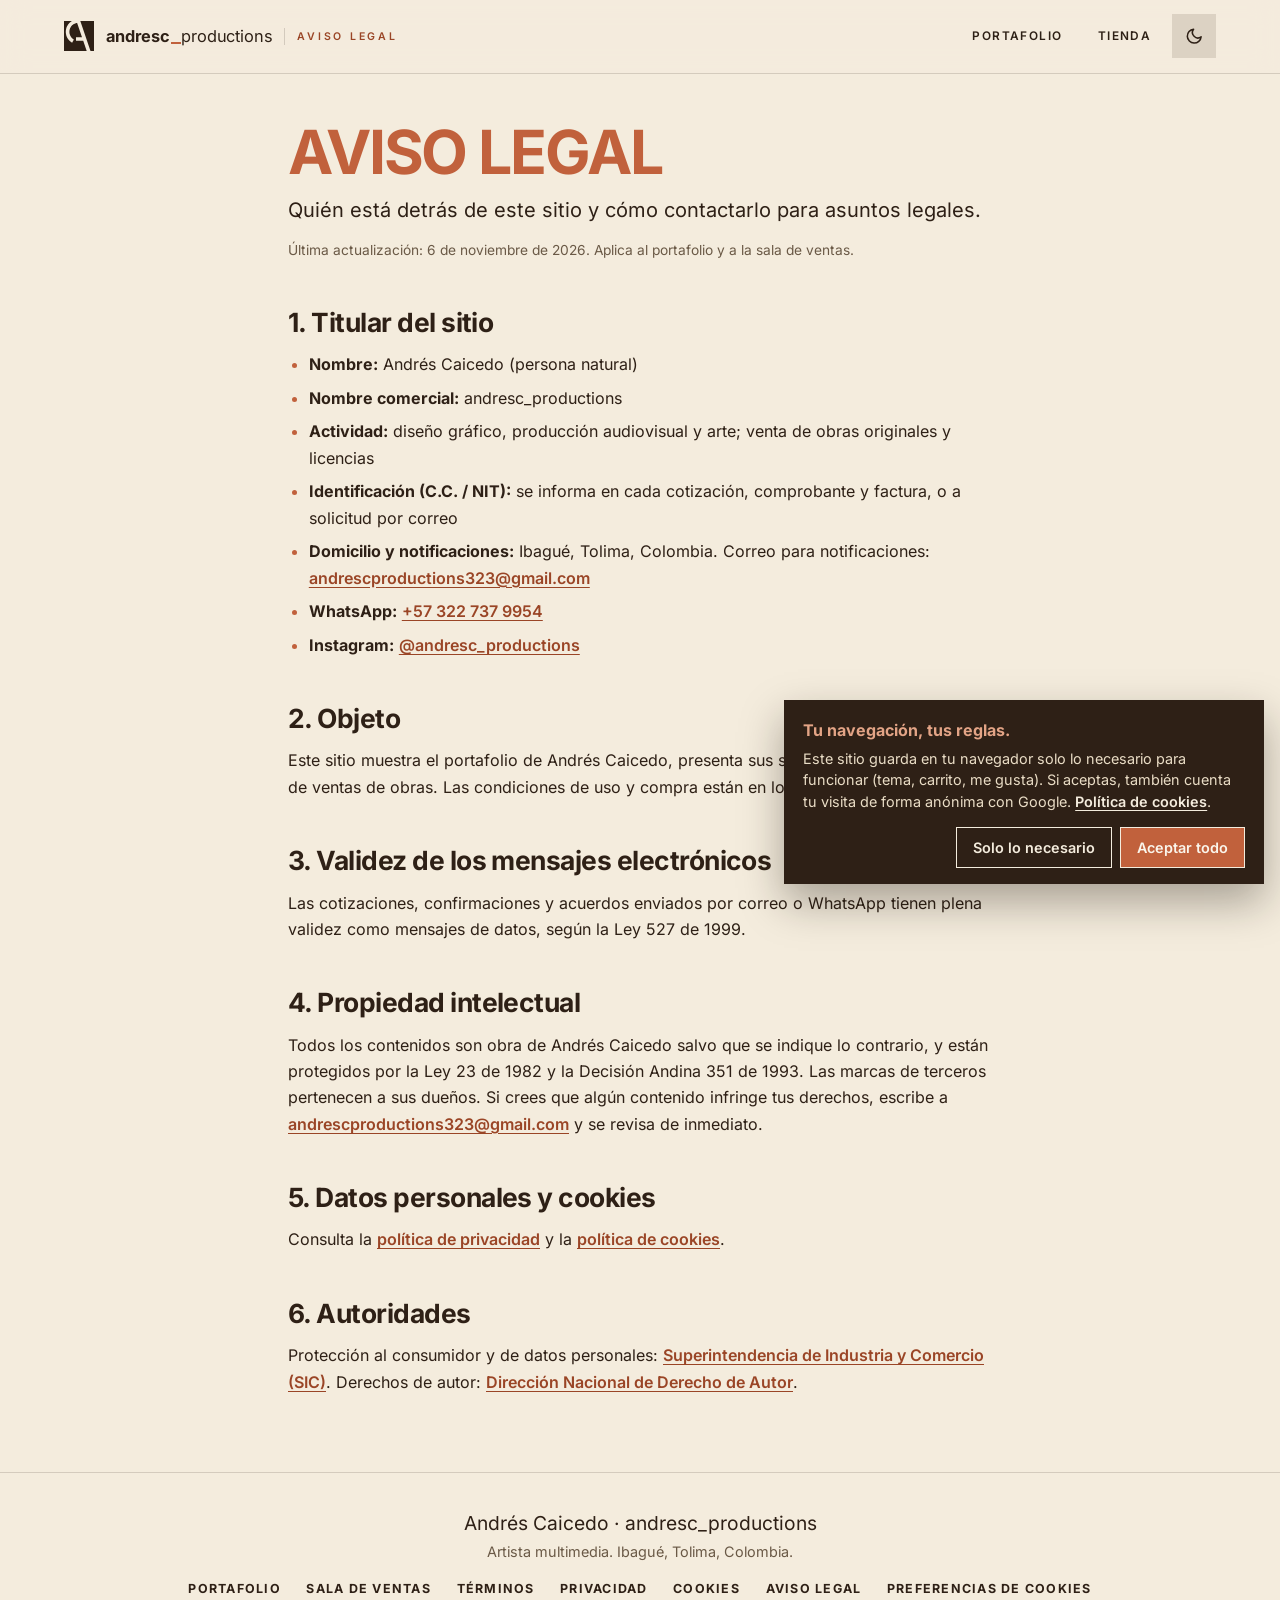
<file: aviso-legal.html>
<!DOCTYPE html>
<html lang="es">

<head>
  <meta charset="UTF-8">
  <meta name="viewport" content="width=device-width, initial-scale=1.0">
  <title>Aviso legal | andresc_productions</title>
  <meta name="description" content="Identificación del titular del sitio andresc_productions y datos legales.">
  <meta name="theme-color" content="#F4ECDD">

  <!-- SEGURIDAD -->
  <meta http-equiv="Content-Security-Policy" content="default-src 'self'; script-src 'self'; style-src 'self'; img-src 'self'; font-src 'self'; media-src 'none'; frame-src 'none'; form-action 'none'; base-uri 'self'; object-src 'none'; manifest-src 'none'; worker-src 'none'">
  <meta name="referrer" content="strict-origin-when-cross-origin">

  <link rel="icon" href="img/marca/favicon.ico" sizes="any">
  <link rel="icon" href="img/marca/favicon.svg" type="image/svg+xml">
  <link rel="apple-touch-icon" href="img/marca/apple-touch-icon.png">
  <link rel="stylesheet" href="tienda/tienda.css?v=20261005c">
  <link rel="stylesheet" href="css/marca-base.css?v=20261104a">
  <link rel="stylesheet" href="tienda/marca-tienda.css?v=20261104a">
  <link rel="stylesheet" href="legal/consentimiento.css?v=20261106a">
</head>

<body>

  <svg class="m-simbolos" width="0" height="0" aria-hidden="true" focusable="false"><symbol id="m-iso" viewBox="0 0 100 100"><path fill="currentColor" fill-rule="evenodd" d="M100 100 100 0 54.34 0 88.34 100ZM0 0 0 100 75.66 100 64.10 66 40 66 40 54 60.02 54 43.80 6.30 41.63 6.68 39.48 7.24 37.37 7.95 35.32 8.81 33.34 9.83 31.44 10.98 29.63 12.28 27.93 13.71 26.33 15.25 24.85 16.92 23.50 18.69 22.28 20.55 21.21 22.50 20.28 24.52 19.55 26.48 18.92 28.62 18.41 31.05 18.11 33.39 18 35.87 18.08 38.22 18.35 40.56 18.83 43 19.51 45.39 20.38 47.72 21.45 49.97 22.63 52.01 24.04 54.05 25.53 55.88 27.16 57.58 29.02 59.23 31.01 60.72 33.01 61.99 26.99 72.37 24.67 70.92 22.43 69.32 20.31 67.58 18.30 65.70 16.42 63.69 14.68 61.57 13.08 59.33 11.72 57.16 10.41 54.74 9.27 52.24 8.29 49.67 7.53 47.22 6.88 44.55 6.41 41.85 6.12 39.11 6 36.37 6.07 33.62 6.31 30.88 6.74 28.17 7.34 25.48 8.11 22.85 9.06 20.27 10.17 17.75 11.36 15.48 12.78 13.13 14.24 11.02 15.94 8.86 17.79 6.82 19.76 4.91 21.85 3.13 24.06 1.49 26.37 0Z"/></symbol></svg>

  <a class="saltar" href="#politica">Saltar al contenido</a>

  <!-- BARRA -->
  <header class="barra">
    <a class="barra-marca" href="index.html">
      <svg class="barra-iso" aria-hidden="true" focusable="false"><use href="#m-iso"/></svg>
      <span class="barra-nombre"><span class="marca-palabra"><b>andresc</b><i class="marca-guion" aria-hidden="true"></i>productions</span></span>
      <span class="barra-lugar">Aviso legal</span>
    </a>
    <nav class="barra-enlaces" aria-label="Principal">
      <a class="barra-enlace" href="index.html">Portafolio</a>
      <a class="barra-enlace" href="tienda.html">Tienda</a>
      <button type="button" class="tema-boton" id="temaBoton" aria-pressed="false" aria-label="Cambiar a modo oscuro">
        <svg class="tema-sol" viewBox="0 0 24 24" aria-hidden="true"><circle cx="12" cy="12" r="4"/><path d="M12 2v2M12 20v2M4.9 4.9l1.4 1.4M17.7 17.7l1.4 1.4M2 12h2M20 12h2M4.9 19.1l1.4-1.4M17.7 6.3l1.4-1.4"/></svg>
        <svg class="tema-luna" viewBox="0 0 24 24" aria-hidden="true"><path d="M21 12.8A9 9 0 1 1 11.2 3a7 7 0 0 0 9.8 9.8z"/></svg>
      </button>
    </nav>
  </header>

  <!-- POLÍTICA -->
  <main class="legal" id="politica">
    <article class="legal-hoja">

      <header class="legal-cabeza">
        <h1>Aviso legal</h1>
        <p class="legal-bajada">Quién está detrás de este sitio y cómo contactarlo para asuntos legales.</p>
        <p class="legal-fecha">Última actualización: 6 de noviembre de 2026. Aplica al portafolio y a la sala de ventas.</p>
      </header>

      <section aria-labelledby="s1">
        <h2 id="s1">1. Titular del sitio</h2>
        <ul class="legal-lista"><li><strong>Nombre:</strong> Andrés Caicedo (persona natural)</li><li><strong>Nombre comercial:</strong> andresc_productions</li><li><strong>Actividad:</strong> diseño gráfico, producción audiovisual y arte; venta de obras originales y licencias</li><li><!-- COMPLETAR: número de cédula o NIT del RUT --><strong>Identificación (C.C. / NIT):</strong> se informa en cada cotización, comprobante y factura, o a solicitud por correo</li><li><strong>Domicilio y notificaciones:</strong> Ibagué, Tolima, Colombia. Correo para notificaciones: <a href="mailto:andrescproductions323@gmail.com">andrescproductions323@gmail.com</a></li><li><strong>WhatsApp:</strong> <a href="https://wa.me/573227379954" target="_blank" rel="noopener noreferrer">+57 322 737 9954</a></li><li><strong>Instagram:</strong> <a href="https://www.instagram.com/andresc_productions" target="_blank" rel="noopener noreferrer">@andresc_productions</a></li></ul>
      </section>

      <section aria-labelledby="s2">
        <h2 id="s2">2. Objeto</h2>
        <p>Este sitio muestra el portafolio de Andrés Caicedo, presenta sus servicios y ofrece una sala de ventas de obras. Las condiciones de uso y compra están en los <a href="terminos.html">términos y condiciones</a>.</p>
      </section>

      <section aria-labelledby="s3">
        <h2 id="s3">3. Validez de los mensajes electrónicos</h2>
        <p>Las cotizaciones, confirmaciones y acuerdos enviados por correo o WhatsApp tienen plena validez como mensajes de datos, según la Ley 527 de 1999.</p>
      </section>

      <section aria-labelledby="s4">
        <h2 id="s4">4. Propiedad intelectual</h2>
        <p>Todos los contenidos son obra de Andrés Caicedo salvo que se indique lo contrario, y están protegidos por la Ley 23 de 1982 y la Decisión Andina 351 de 1993. Las marcas de terceros pertenecen a sus dueños. Si crees que algún contenido infringe tus derechos, escribe a <a href="mailto:andrescproductions323@gmail.com">andrescproductions323@gmail.com</a> y se revisa de inmediato.</p>
      </section>

      <section aria-labelledby="s5">
        <h2 id="s5">5. Datos personales y cookies</h2>
        <p>Consulta la <a href="privacidad.html">política de privacidad</a> y la <a href="cookies.html">política de cookies</a>.</p>
      </section>

      <section aria-labelledby="s6">
        <h2 id="s6">6. Autoridades</h2>
        <p>Protección al consumidor y de datos personales: <a href="https://www.sic.gov.co" target="_blank" rel="noopener noreferrer">Superintendencia de Industria y Comercio (SIC)</a>. Derechos de autor: <a href="https://www.derechodeautor.gov.co" target="_blank" rel="noopener noreferrer">Dirección Nacional de Derecho de Autor</a>.</p>
      </section>

    </article>
  </main>

  <!-- PIE -->
  <footer class="pie">
    <p class="pie-nombre">Andrés Caicedo · andresc_productions</p>
    <p class="pie-lugar">Artista multimedia. Ibagué, Tolima, Colombia.</p>
    <ul class="pie-enlaces">
      <li><a href="index.html">Portafolio</a></li>
      <li><a href="tienda.html">Sala de ventas</a></li>
      <li><a href="terminos.html">Términos</a></li>
      <li><a href="privacidad.html">Privacidad</a></li>
      <li><a href="cookies.html">Cookies</a></li>
      <li><a href="aviso-legal.html">Aviso legal</a></li>
      <li><a href="#" data-abrir-cookies>Preferencias de cookies</a></li>
    </ul>
  </footer>

  <script src="legal/consentimiento.js?v=20261106a" defer></script>
  <script src="tienda/privacidad.js?v=20261106a" defer></script>
</body>
</html>
</file>
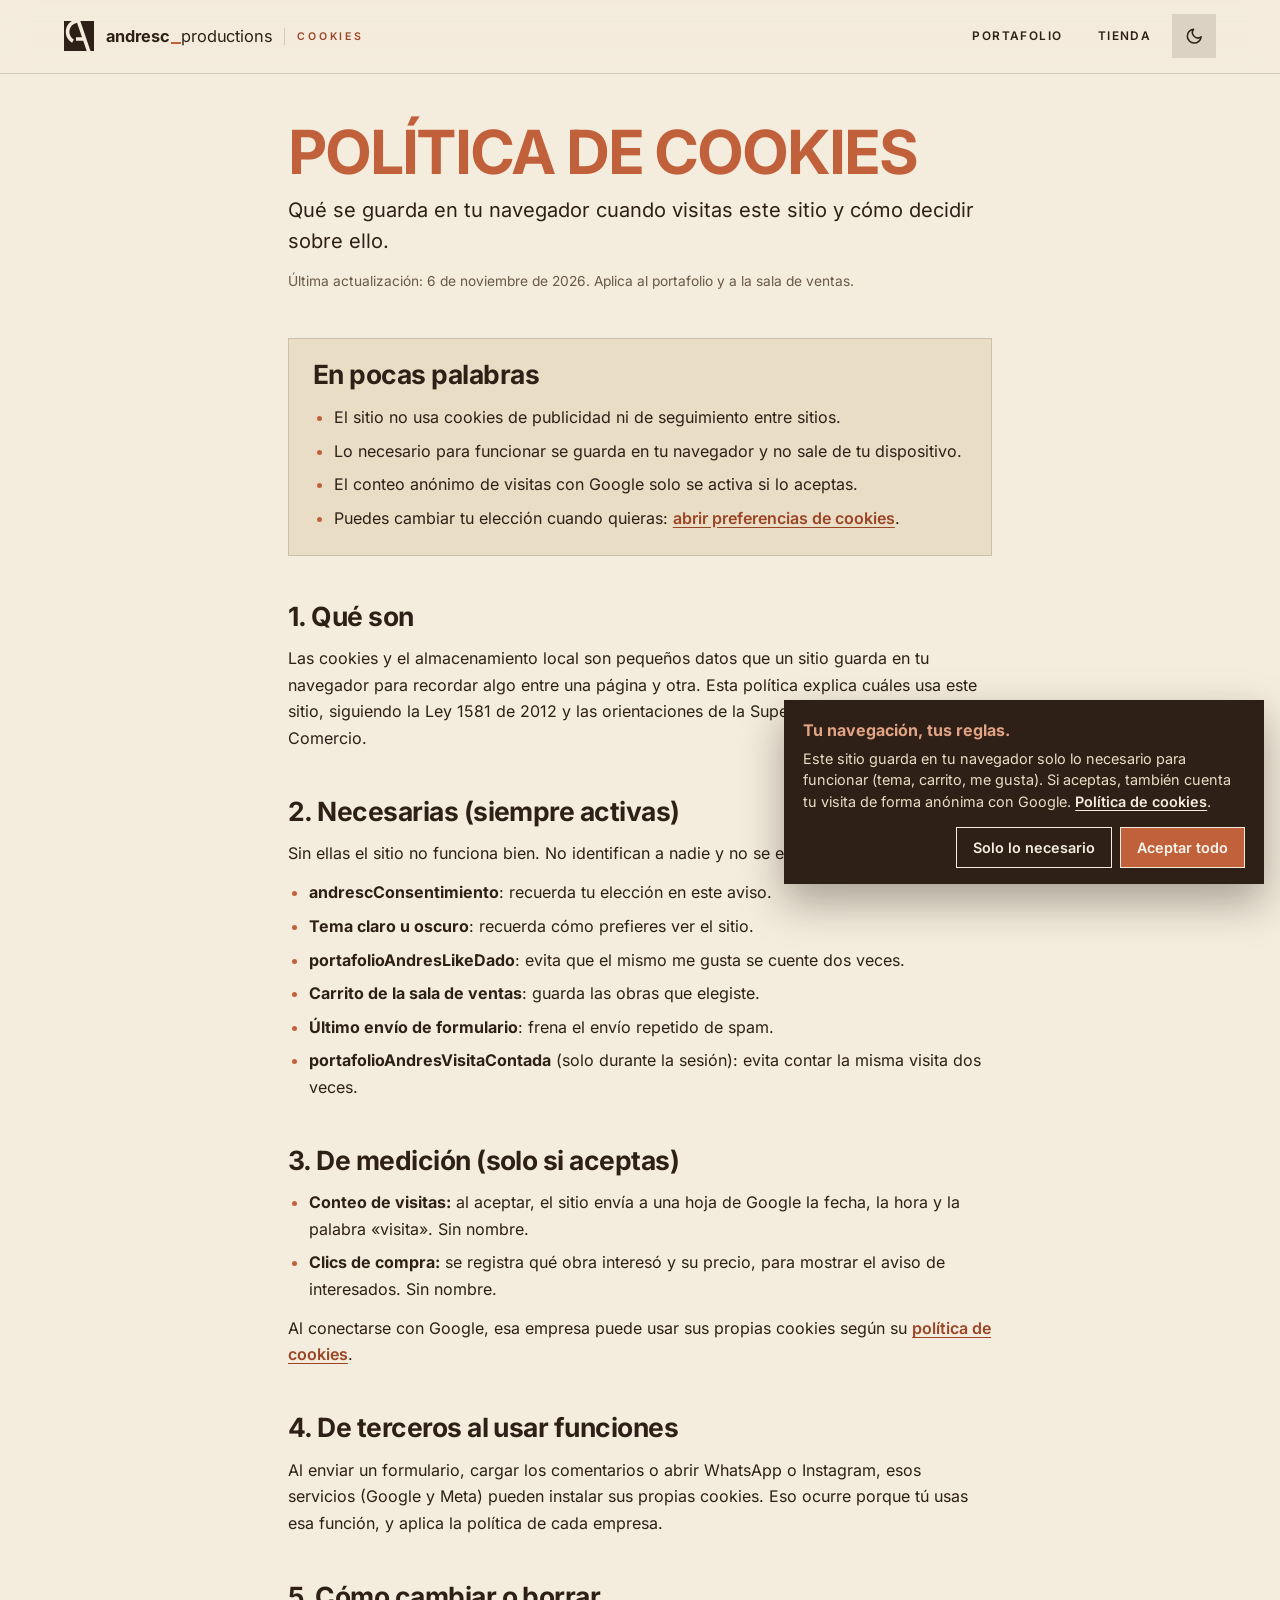
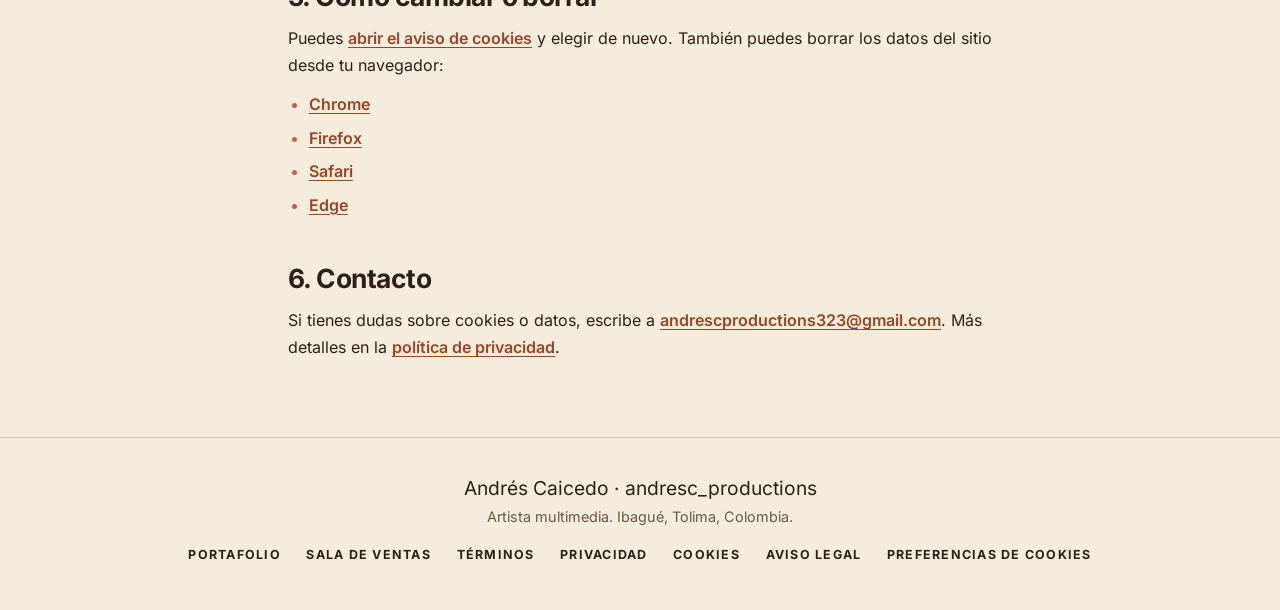
<file: cookies.html>
<!DOCTYPE html>
<html lang="es">

<head>
  <meta charset="UTF-8">
  <meta name="viewport" content="width=device-width, initial-scale=1.0">
  <title>Política de cookies | andresc_productions</title>
  <meta name="description" content="Qué cookies y datos de navegador usa el sitio de andresc_productions y cómo cambiar tu elección.">
  <meta name="theme-color" content="#F4ECDD">

  <!-- SEGURIDAD -->
  <meta http-equiv="Content-Security-Policy" content="default-src 'self'; script-src 'self'; style-src 'self'; img-src 'self'; font-src 'self'; media-src 'none'; frame-src 'none'; form-action 'none'; base-uri 'self'; object-src 'none'; manifest-src 'none'; worker-src 'none'">
  <meta name="referrer" content="strict-origin-when-cross-origin">

  <link rel="icon" href="img/marca/favicon.ico" sizes="any">
  <link rel="icon" href="img/marca/favicon.svg" type="image/svg+xml">
  <link rel="apple-touch-icon" href="img/marca/apple-touch-icon.png">
  <link rel="stylesheet" href="tienda/tienda.css?v=20261005c">
  <link rel="stylesheet" href="css/marca-base.css?v=20261104a">
  <link rel="stylesheet" href="tienda/marca-tienda.css?v=20261104a">
  <link rel="stylesheet" href="legal/consentimiento.css?v=20261106a">
</head>

<body>

  <svg class="m-simbolos" width="0" height="0" aria-hidden="true" focusable="false"><symbol id="m-iso" viewBox="0 0 100 100"><path fill="currentColor" fill-rule="evenodd" d="M100 100 100 0 54.34 0 88.34 100ZM0 0 0 100 75.66 100 64.10 66 40 66 40 54 60.02 54 43.80 6.30 41.63 6.68 39.48 7.24 37.37 7.95 35.32 8.81 33.34 9.83 31.44 10.98 29.63 12.28 27.93 13.71 26.33 15.25 24.85 16.92 23.50 18.69 22.28 20.55 21.21 22.50 20.28 24.52 19.55 26.48 18.92 28.62 18.41 31.05 18.11 33.39 18 35.87 18.08 38.22 18.35 40.56 18.83 43 19.51 45.39 20.38 47.72 21.45 49.97 22.63 52.01 24.04 54.05 25.53 55.88 27.16 57.58 29.02 59.23 31.01 60.72 33.01 61.99 26.99 72.37 24.67 70.92 22.43 69.32 20.31 67.58 18.30 65.70 16.42 63.69 14.68 61.57 13.08 59.33 11.72 57.16 10.41 54.74 9.27 52.24 8.29 49.67 7.53 47.22 6.88 44.55 6.41 41.85 6.12 39.11 6 36.37 6.07 33.62 6.31 30.88 6.74 28.17 7.34 25.48 8.11 22.85 9.06 20.27 10.17 17.75 11.36 15.48 12.78 13.13 14.24 11.02 15.94 8.86 17.79 6.82 19.76 4.91 21.85 3.13 24.06 1.49 26.37 0Z"/></symbol></svg>

  <a class="saltar" href="#politica">Saltar al contenido</a>

  <!-- BARRA -->
  <header class="barra">
    <a class="barra-marca" href="index.html">
      <svg class="barra-iso" aria-hidden="true" focusable="false"><use href="#m-iso"/></svg>
      <span class="barra-nombre"><span class="marca-palabra"><b>andresc</b><i class="marca-guion" aria-hidden="true"></i>productions</span></span>
      <span class="barra-lugar">Cookies</span>
    </a>
    <nav class="barra-enlaces" aria-label="Principal">
      <a class="barra-enlace" href="index.html">Portafolio</a>
      <a class="barra-enlace" href="tienda.html">Tienda</a>
      <button type="button" class="tema-boton" id="temaBoton" aria-pressed="false" aria-label="Cambiar a modo oscuro">
        <svg class="tema-sol" viewBox="0 0 24 24" aria-hidden="true"><circle cx="12" cy="12" r="4"/><path d="M12 2v2M12 20v2M4.9 4.9l1.4 1.4M17.7 17.7l1.4 1.4M2 12h2M20 12h2M4.9 19.1l1.4-1.4M17.7 6.3l1.4-1.4"/></svg>
        <svg class="tema-luna" viewBox="0 0 24 24" aria-hidden="true"><path d="M21 12.8A9 9 0 1 1 11.2 3a7 7 0 0 0 9.8 9.8z"/></svg>
      </button>
    </nav>
  </header>

  <!-- POLÍTICA -->
  <main class="legal" id="politica">
    <article class="legal-hoja">

      <header class="legal-cabeza">
        <h1>Política de cookies</h1>
        <p class="legal-bajada">Qué se guarda en tu navegador cuando visitas este sitio y cómo decidir sobre ello.</p>
        <p class="legal-fecha">Última actualización: 6 de noviembre de 2026. Aplica al portafolio y a la sala de ventas.</p>
      </header>

      <section class="legal-resumen" aria-labelledby="resumen">
        <h2 id="resumen">En pocas palabras</h2>
        <ul class="legal-lista"><li>El sitio no usa cookies de publicidad ni de seguimiento entre sitios.</li><li>Lo necesario para funcionar se guarda en tu navegador y no sale de tu dispositivo.</li><li>El conteo anónimo de visitas con Google solo se activa si lo aceptas.</li><li>Puedes cambiar tu elección cuando quieras: <a href="#" data-abrir-cookies>abrir preferencias de cookies</a>.</li></ul>
      </section>

      <section aria-labelledby="s1">
        <h2 id="s1">1. Qué son</h2>
        <p>Las cookies y el almacenamiento local son pequeños datos que un sitio guarda en tu navegador para recordar algo entre una página y otra. Esta política explica cuáles usa este sitio, siguiendo la Ley 1581 de 2012 y las orientaciones de la Superintendencia de Industria y Comercio.</p>
      </section>

      <section aria-labelledby="s2">
        <h2 id="s2">2. Necesarias (siempre activas)</h2>
        <p>Sin ellas el sitio no funciona bien. No identifican a nadie y no se envían a ningún servidor.</p><ul class="legal-lista"><li><strong>andrescConsentimiento</strong>: recuerda tu elección en este aviso.</li><li><strong>Tema claro u oscuro</strong>: recuerda cómo prefieres ver el sitio.</li><li><strong>portafolioAndresLikeDado</strong>: evita que el mismo me gusta se cuente dos veces.</li><li><strong>Carrito de la sala de ventas</strong>: guarda las obras que elegiste.</li><li><strong>Último envío de formulario</strong>: frena el envío repetido de spam.</li><li><strong>portafolioAndresVisitaContada</strong> (solo durante la sesión): evita contar la misma visita dos veces.</li></ul>
      </section>

      <section aria-labelledby="s3">
        <h2 id="s3">3. De medición (solo si aceptas)</h2>
        <ul class="legal-lista"><li><strong>Conteo de visitas:</strong> al aceptar, el sitio envía a una hoja de Google la fecha, la hora y la palabra «visita». Sin nombre.</li><li><strong>Clics de compra:</strong> se registra qué obra interesó y su precio, para mostrar el aviso de interesados. Sin nombre.</li></ul><p>Al conectarse con Google, esa empresa puede usar sus propias cookies según su <a href="https://policies.google.com/technologies/cookies?hl=es" target="_blank" rel="noopener noreferrer">política de cookies</a>.</p>
      </section>

      <section aria-labelledby="s4">
        <h2 id="s4">4. De terceros al usar funciones</h2>
        <p>Al enviar un formulario, cargar los comentarios o abrir WhatsApp o Instagram, esos servicios (Google y Meta) pueden instalar sus propias cookies. Eso ocurre porque tú usas esa función, y aplica la política de cada empresa.</p>
      </section>

      <section aria-labelledby="s5">
        <h2 id="s5">5. Cómo cambiar o borrar</h2>
        <p>Puedes <a href="#" data-abrir-cookies>abrir el aviso de cookies</a> y elegir de nuevo. También puedes borrar los datos del sitio desde tu navegador:</p><ul class="legal-lista"><li><a href="https://support.google.com/chrome/answer/95647?hl=es" target="_blank" rel="noopener noreferrer">Chrome</a></li><li><a href="https://support.mozilla.org/es/kb/Borrar%20cookies" target="_blank" rel="noopener noreferrer">Firefox</a></li><li><a href="https://support.apple.com/es-es/guide/safari/sfri11471/mac" target="_blank" rel="noopener noreferrer">Safari</a></li><li><a href="https://support.microsoft.com/es-es/microsoft-edge" target="_blank" rel="noopener noreferrer">Edge</a></li></ul>
      </section>

      <section aria-labelledby="s6">
        <h2 id="s6">6. Contacto</h2>
        <p>Si tienes dudas sobre cookies o datos, escribe a <a href="mailto:andrescproductions323@gmail.com">andrescproductions323@gmail.com</a>. Más detalles en la <a href="privacidad.html">política de privacidad</a>.</p>
      </section>

    </article>
  </main>

  <!-- PIE -->
  <footer class="pie">
    <p class="pie-nombre">Andrés Caicedo · andresc_productions</p>
    <p class="pie-lugar">Artista multimedia. Ibagué, Tolima, Colombia.</p>
    <ul class="pie-enlaces">
      <li><a href="index.html">Portafolio</a></li>
      <li><a href="tienda.html">Sala de ventas</a></li>
      <li><a href="terminos.html">Términos</a></li>
      <li><a href="privacidad.html">Privacidad</a></li>
      <li><a href="cookies.html">Cookies</a></li>
      <li><a href="aviso-legal.html">Aviso legal</a></li>
      <li><a href="#" data-abrir-cookies>Preferencias de cookies</a></li>
    </ul>
  </footer>

  <script src="legal/consentimiento.js?v=20261106a" defer></script>
  <script src="tienda/privacidad.js?v=20261106a" defer></script>
</body>
</html>
</file>
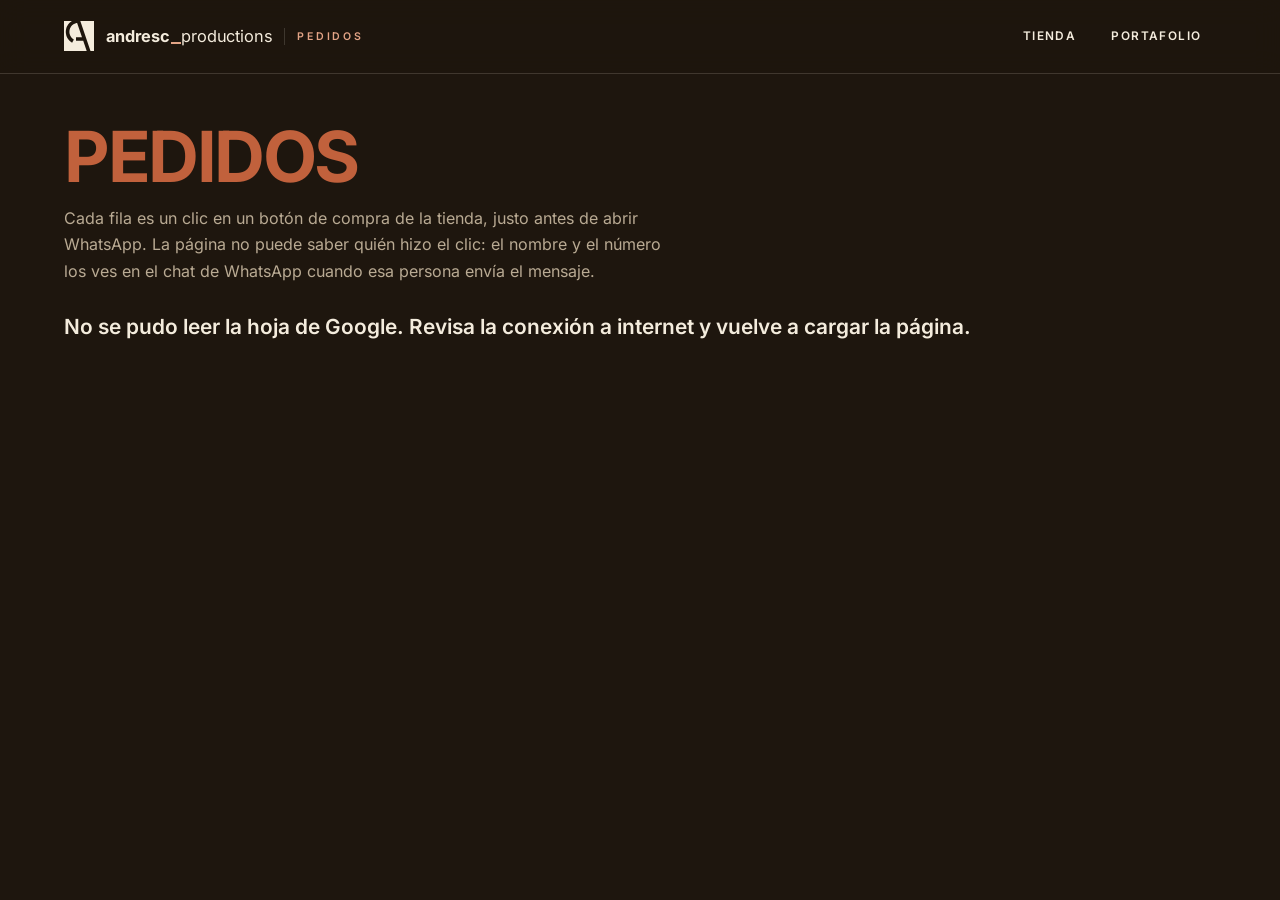
<file: pedidos.html>
<!DOCTYPE html>
<html lang="es">

<head>
  <meta charset="UTF-8">
  <meta name="viewport" content="width=device-width, initial-scale=1.0">
  <title>Pedidos | Sala de ventas de Andrés Caicedo</title>
  <meta name="robots" content="noindex, nofollow">
  <meta name="theme-color" content="#1E160E">

  <!-- SEGURIDAD -->
  <meta http-equiv="Content-Security-Policy" content="default-src 'self'; script-src 'self' https://docs.google.com; style-src 'self'; img-src 'self'; font-src 'self'; media-src 'none'; frame-src 'none'; form-action 'none'; base-uri 'self'; object-src 'none'; manifest-src 'none'; worker-src 'none'">
  <meta name="referrer" content="strict-origin-when-cross-origin">

  <link rel="icon" href="img/marca/favicon.ico" sizes="any">
  <link rel="icon" href="img/marca/favicon.svg" type="image/svg+xml">
  <link rel="apple-touch-icon" href="img/marca/apple-touch-icon.png">
  <link rel="stylesheet" href="tienda/tienda.css?v=20261005c">
  <link rel="stylesheet" href="css/marca-base.css?v=20261104a">
  <link rel="stylesheet" href="tienda/marca-tienda.css?v=20261104a">
</head>

<body class="theme-dark">

  <svg class="m-simbolos" width="0" height="0" aria-hidden="true" focusable="false"><symbol id="m-iso" viewBox="0 0 100 100"><path fill="currentColor" fill-rule="evenodd" d="M100 100 100 0 54.34 0 88.34 100ZM0 0 0 100 75.66 100 64.10 66 40 66 40 54 60.02 54 43.80 6.30 41.63 6.68 39.48 7.24 37.37 7.95 35.32 8.81 33.34 9.83 31.44 10.98 29.63 12.28 27.93 13.71 26.33 15.25 24.85 16.92 23.50 18.69 22.28 20.55 21.21 22.50 20.28 24.52 19.55 26.48 18.92 28.62 18.41 31.05 18.11 33.39 18 35.87 18.08 38.22 18.35 40.56 18.83 43 19.51 45.39 20.38 47.72 21.45 49.97 22.63 52.01 24.04 54.05 25.53 55.88 27.16 57.58 29.02 59.23 31.01 60.72 33.01 61.99 26.99 72.37 24.67 70.92 22.43 69.32 20.31 67.58 18.30 65.70 16.42 63.69 14.68 61.57 13.08 59.33 11.72 57.16 10.41 54.74 9.27 52.24 8.29 49.67 7.53 47.22 6.88 44.55 6.41 41.85 6.12 39.11 6 36.37 6.07 33.62 6.31 30.88 6.74 28.17 7.34 25.48 8.11 22.85 9.06 20.27 10.17 17.75 11.36 15.48 12.78 13.13 14.24 11.02 15.94 8.86 17.79 6.82 19.76 4.91 21.85 3.13 24.06 1.49 26.37 0Z"/></symbol></svg>

  <!-- BARRA -->
  <header class="barra">
    <a class="barra-marca" href="tienda.html">
      <svg class="barra-iso" aria-hidden="true" focusable="false"><use href="#m-iso"/></svg>
      <span class="barra-nombre"><span class="marca-palabra"><b>andresc</b><i class="marca-guion" aria-hidden="true"></i>productions</span></span>
      <span class="barra-lugar">Pedidos</span>
    </a>
    <nav class="barra-enlaces" aria-label="Principal">
      <a class="barra-enlace" href="tienda.html">Tienda</a>
      <a class="barra-enlace" href="index.html">Portafolio</a>
    </nav>
  </header>

  <!-- LISTADO -->
  <main class="pedidos">
    <h1>Pedidos</h1>
    <p class="pedidos-nota">Cada fila es un clic en un botón de compra de la tienda, justo antes de abrir WhatsApp. La página no puede saber quién hizo el clic: el nombre y el número los ves en el chat de WhatsApp cuando esa persona envía el mensaje.</p>

    <div class="pedidos-resumen" id="pedidosResumen" hidden>
      <p class="pedidos-dato"><strong id="pedidosTotal">0</strong><span>clics de compra</span></p>
      <p class="pedidos-dato"><strong id="pedidosObras">0</strong><span>obras distintas</span></p>
      <p class="pedidos-dato"><strong id="pedidosFavorita">–</strong><span>la más pedida</span></p>
    </div>

    <p class="pedidos-estado" id="pedidosEstado" role="status">Cargando el listado…</p>

    <div class="pedidos-tabla-marco" id="pedidosMarco" hidden>
      <table class="pedidos-tabla">
        <thead>
          <tr>
            <th scope="col">Fecha y hora</th>
            <th scope="col">Botón</th>
            <th scope="col">Obra</th>
            <th scope="col">Precio</th>
          </tr>
        </thead>
        <tbody id="pedidosCuerpo"></tbody>
      </table>
    </div>
  </main>

  <script src="tienda/obras.js?v=20261005a" defer></script>
  <script src="tienda/pedidos.js?v=20261005a" defer></script>
  <script src="seguridad/seguridad.js?v=20261005a" defer></script>
</body>
</html>
</file>
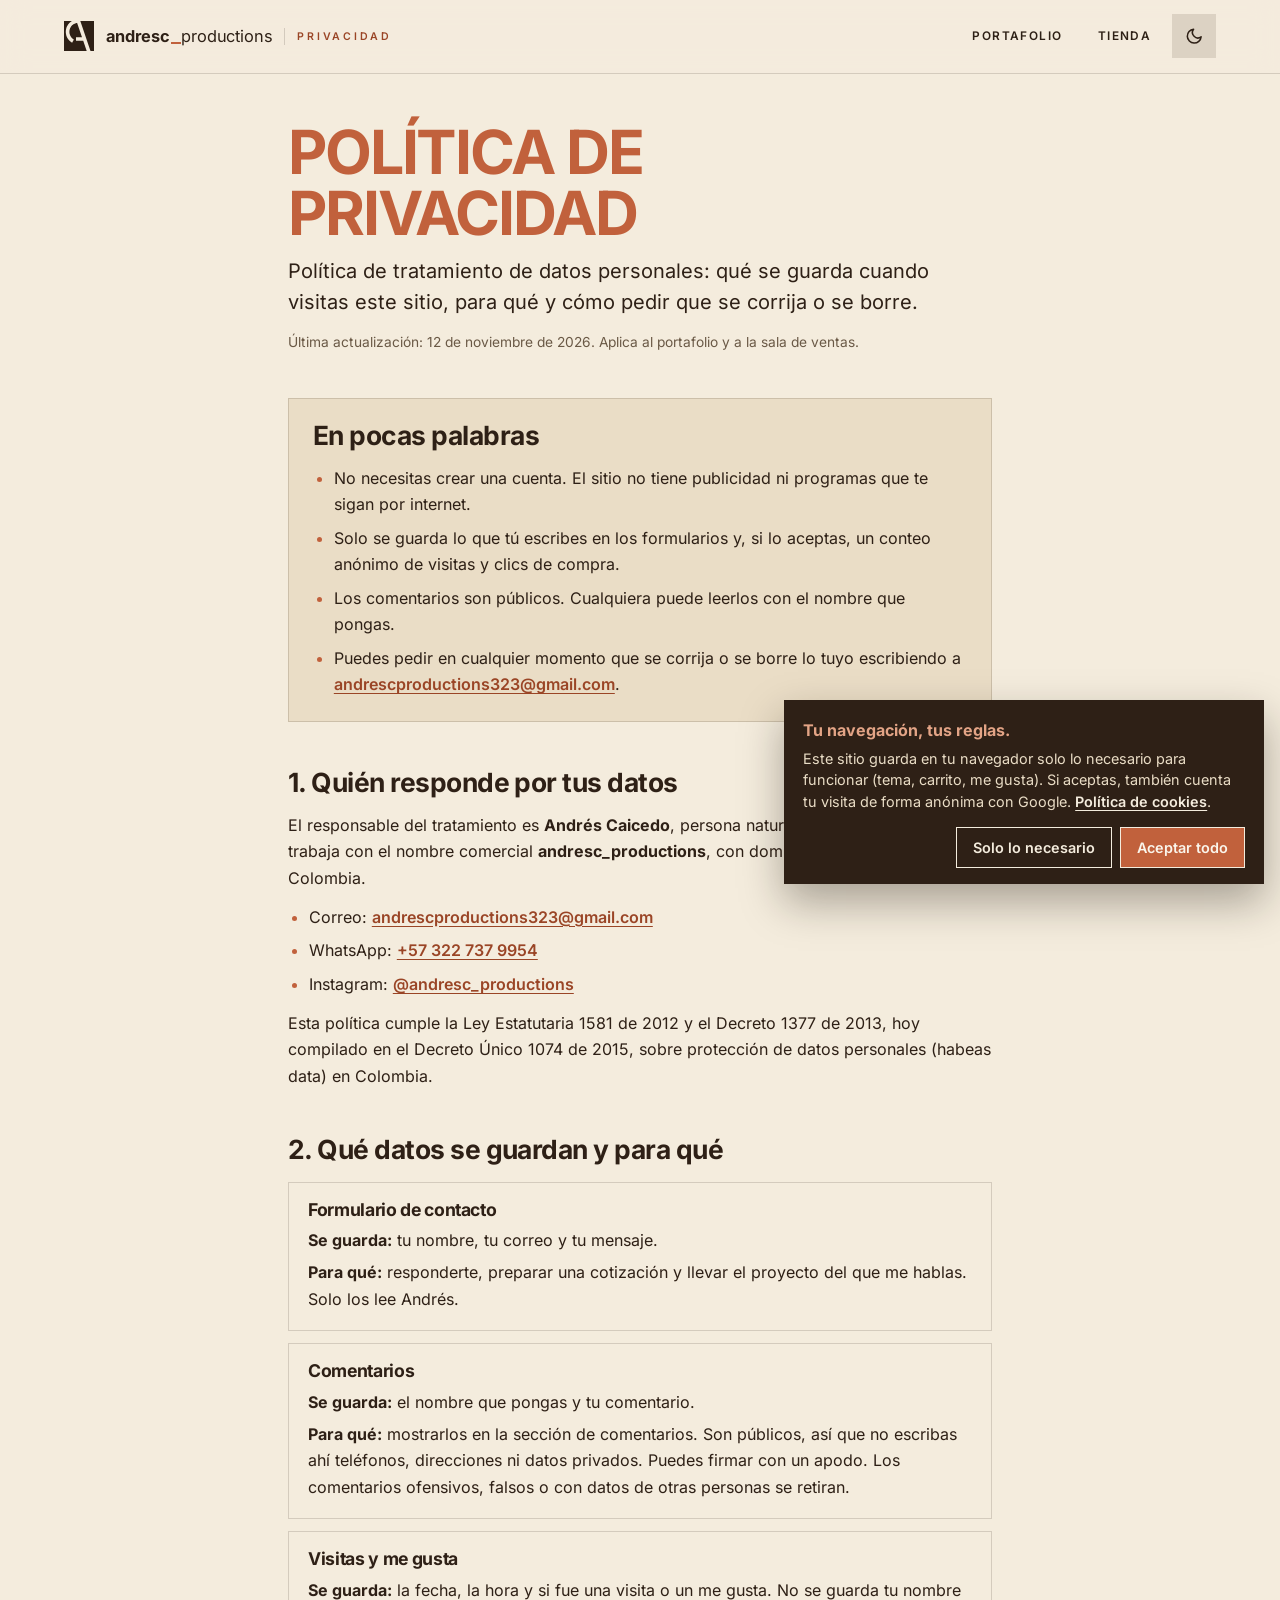
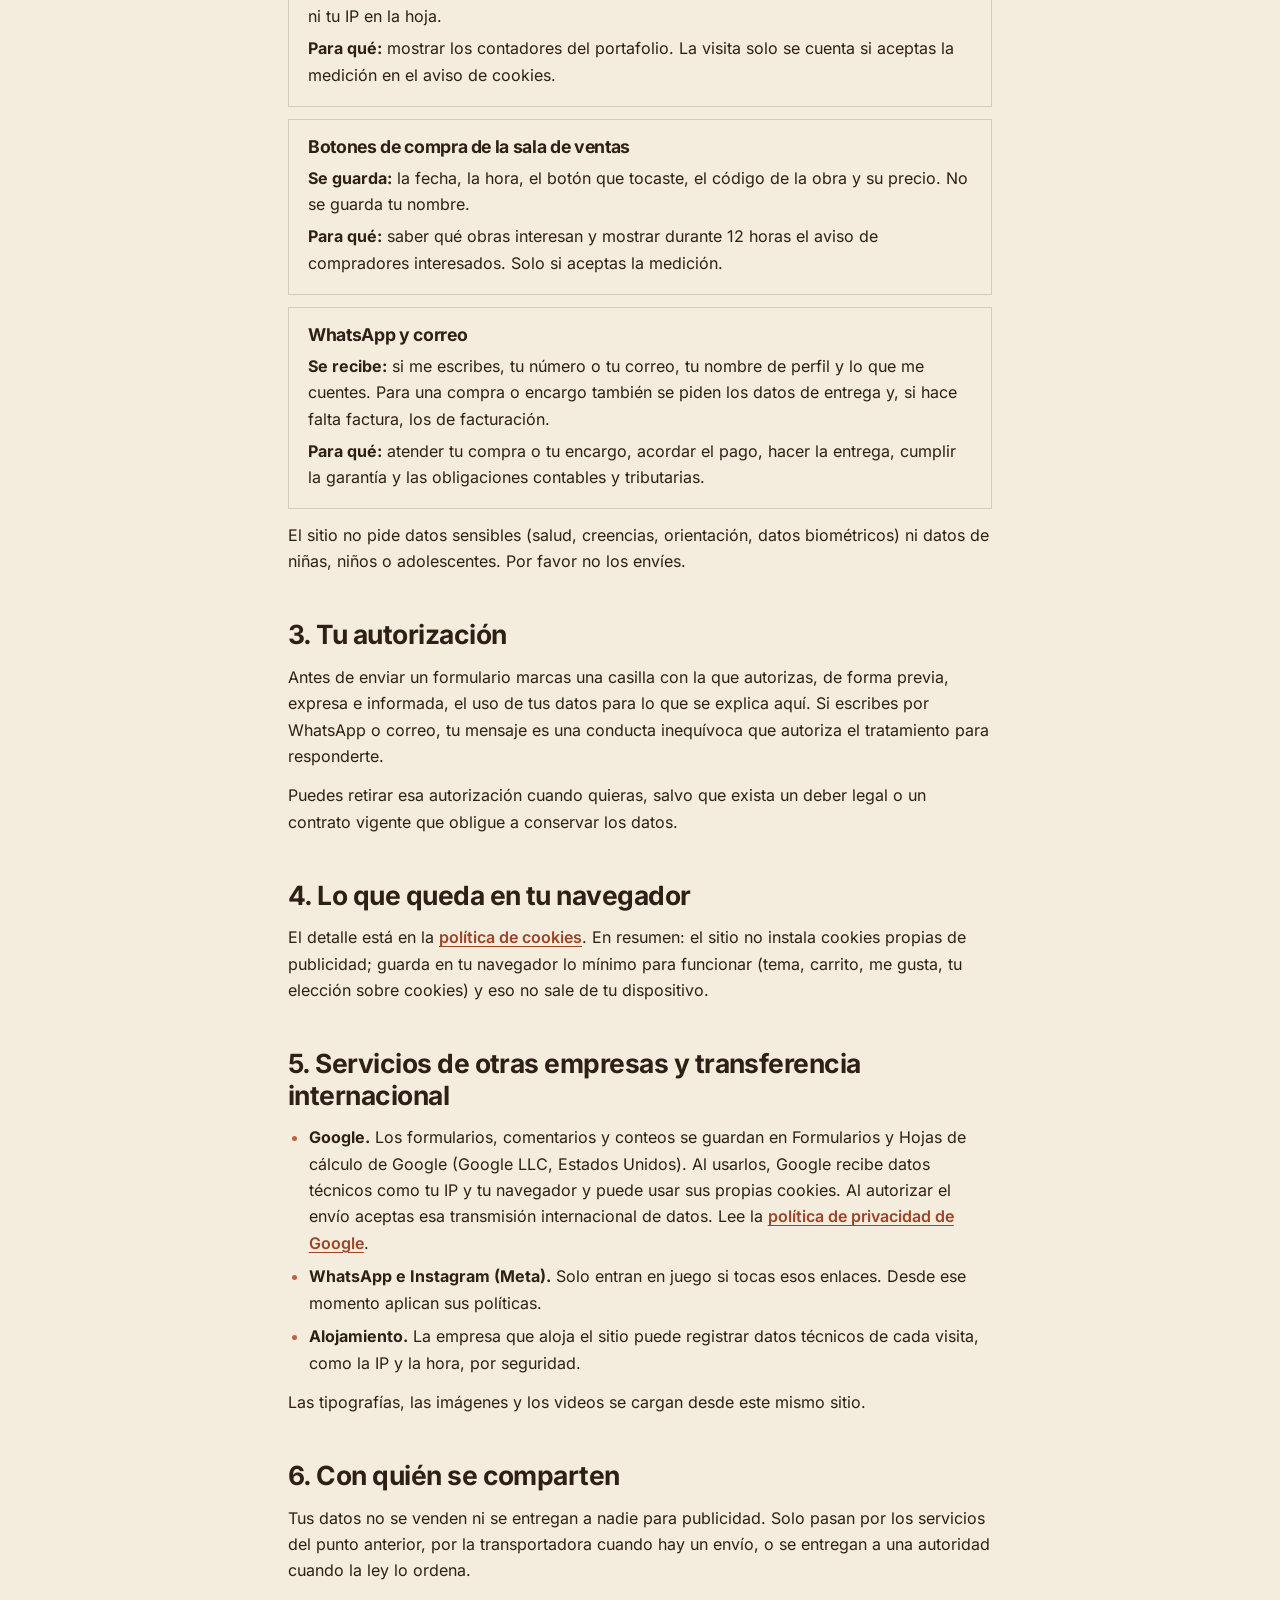
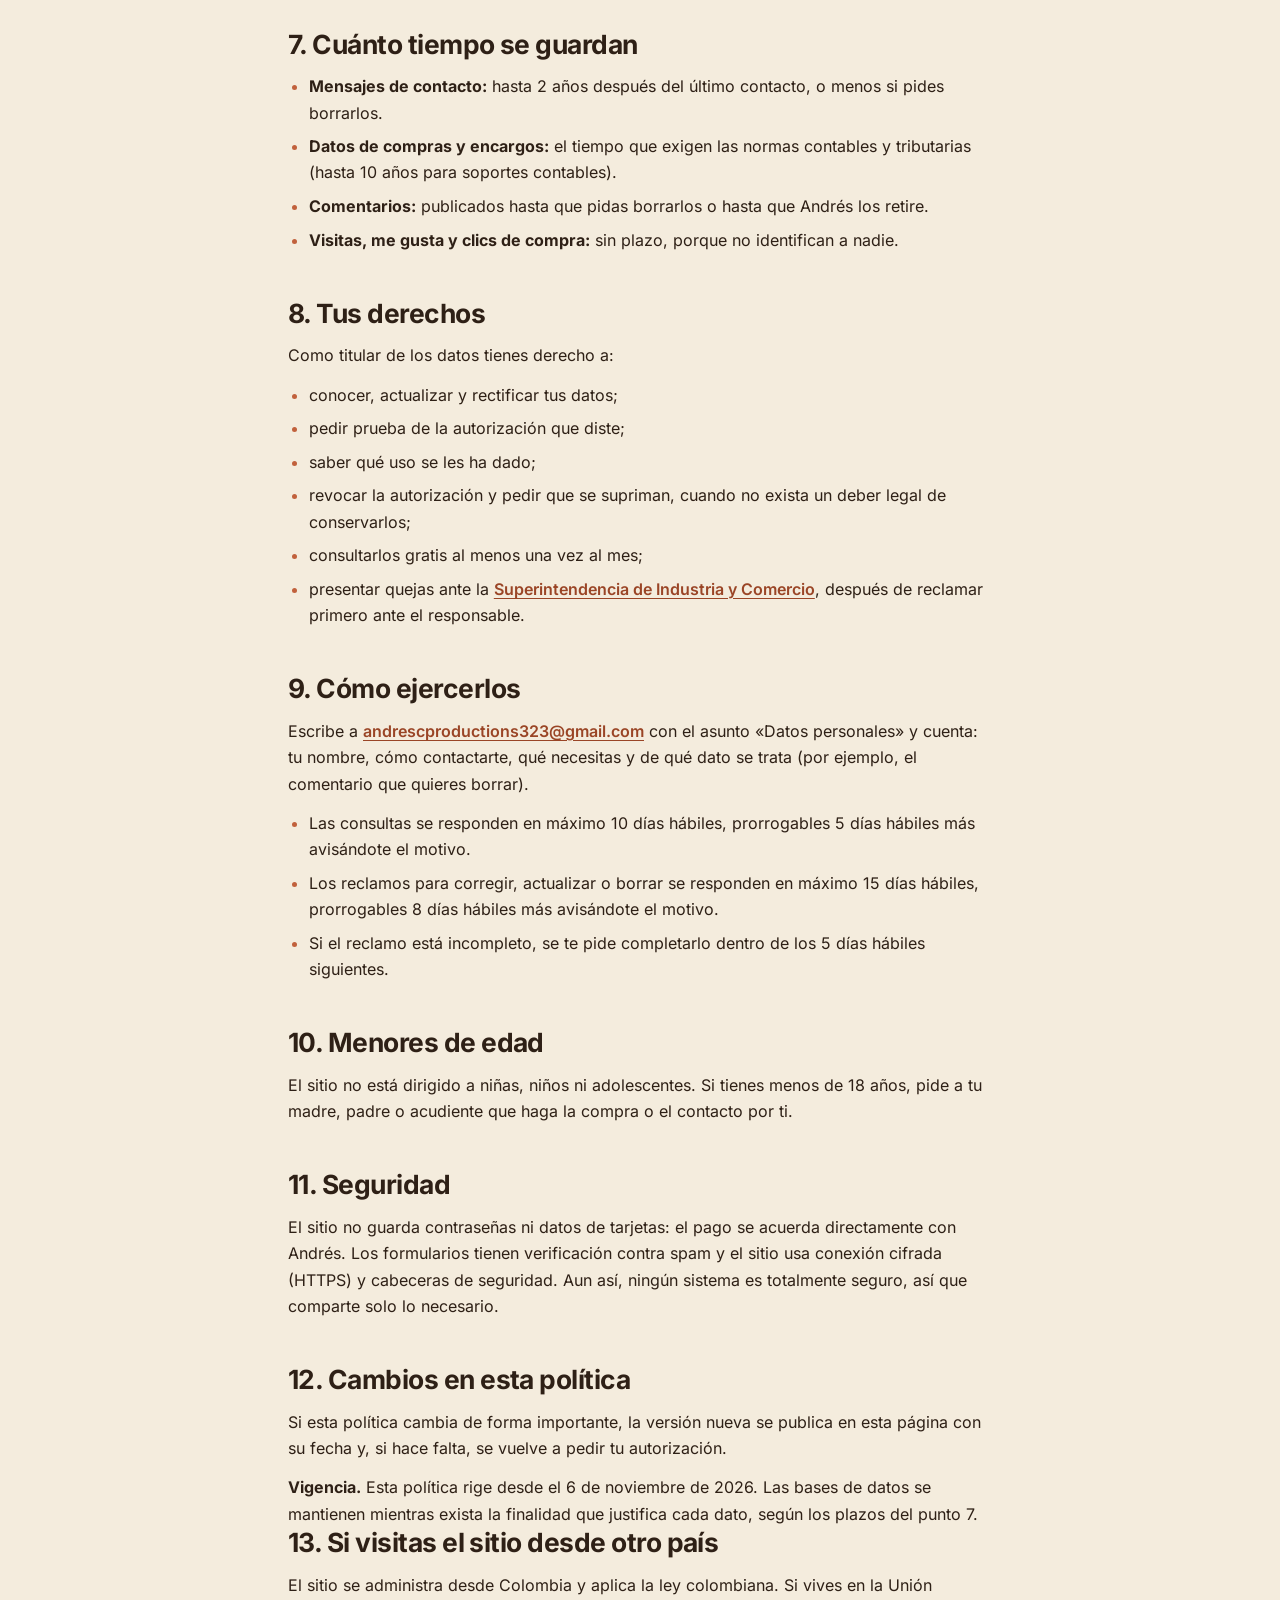
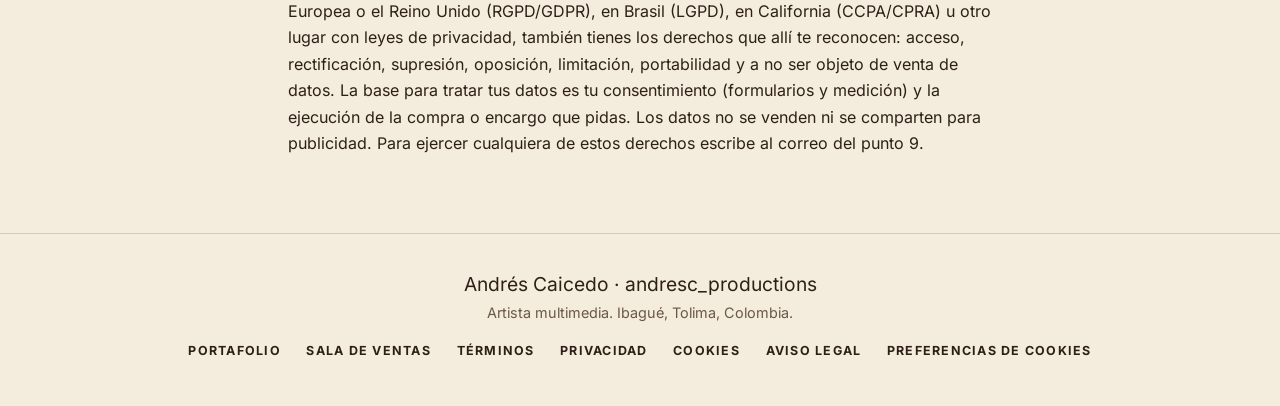
<file: privacidad.html>
<!DOCTYPE html>
<html lang="es">

<head>
  <meta charset="UTF-8">
  <meta name="viewport" content="width=device-width, initial-scale=1.0">
  <title>Política de privacidad | andresc_productions</title>
  <meta name="description" content="Política de tratamiento de datos personales de andresc_productions (Andrés Caicedo), según la Ley 1581 de 2012.">
  <meta name="theme-color" content="#F4ECDD">

  <!-- SEGURIDAD -->
  <meta http-equiv="Content-Security-Policy" content="default-src 'self'; script-src 'self'; style-src 'self'; img-src 'self'; font-src 'self'; media-src 'none'; frame-src 'none'; form-action 'none'; base-uri 'self'; object-src 'none'; manifest-src 'none'; worker-src 'none'">
  <meta name="referrer" content="strict-origin-when-cross-origin">

  <link rel="icon" href="img/marca/favicon.ico" sizes="any">
  <link rel="icon" href="img/marca/favicon.svg" type="image/svg+xml">
  <link rel="apple-touch-icon" href="img/marca/apple-touch-icon.png">
  <link rel="stylesheet" href="tienda/tienda.css?v=20261005c">
  <link rel="stylesheet" href="css/marca-base.css?v=20261104a">
  <link rel="stylesheet" href="tienda/marca-tienda.css?v=20261104a">
  <link rel="stylesheet" href="legal/consentimiento.css?v=20261106a">
</head>

<body>

  <svg class="m-simbolos" width="0" height="0" aria-hidden="true" focusable="false"><symbol id="m-iso" viewBox="0 0 100 100"><path fill="currentColor" fill-rule="evenodd" d="M100 100 100 0 54.34 0 88.34 100ZM0 0 0 100 75.66 100 64.10 66 40 66 40 54 60.02 54 43.80 6.30 41.63 6.68 39.48 7.24 37.37 7.95 35.32 8.81 33.34 9.83 31.44 10.98 29.63 12.28 27.93 13.71 26.33 15.25 24.85 16.92 23.50 18.69 22.28 20.55 21.21 22.50 20.28 24.52 19.55 26.48 18.92 28.62 18.41 31.05 18.11 33.39 18 35.87 18.08 38.22 18.35 40.56 18.83 43 19.51 45.39 20.38 47.72 21.45 49.97 22.63 52.01 24.04 54.05 25.53 55.88 27.16 57.58 29.02 59.23 31.01 60.72 33.01 61.99 26.99 72.37 24.67 70.92 22.43 69.32 20.31 67.58 18.30 65.70 16.42 63.69 14.68 61.57 13.08 59.33 11.72 57.16 10.41 54.74 9.27 52.24 8.29 49.67 7.53 47.22 6.88 44.55 6.41 41.85 6.12 39.11 6 36.37 6.07 33.62 6.31 30.88 6.74 28.17 7.34 25.48 8.11 22.85 9.06 20.27 10.17 17.75 11.36 15.48 12.78 13.13 14.24 11.02 15.94 8.86 17.79 6.82 19.76 4.91 21.85 3.13 24.06 1.49 26.37 0Z"/></symbol></svg>

  <a class="saltar" href="#politica">Saltar al contenido</a>

  <!-- BARRA -->
  <header class="barra">
    <a class="barra-marca" href="index.html">
      <svg class="barra-iso" aria-hidden="true" focusable="false"><use href="#m-iso"/></svg>
      <span class="barra-nombre"><span class="marca-palabra"><b>andresc</b><i class="marca-guion" aria-hidden="true"></i>productions</span></span>
      <span class="barra-lugar">Privacidad</span>
    </a>
    <nav class="barra-enlaces" aria-label="Principal">
      <a class="barra-enlace" href="index.html">Portafolio</a>
      <a class="barra-enlace" href="tienda.html">Tienda</a>
      <button type="button" class="tema-boton" id="temaBoton" aria-pressed="false" aria-label="Cambiar a modo oscuro">
        <svg class="tema-sol" viewBox="0 0 24 24" aria-hidden="true"><circle cx="12" cy="12" r="4"/><path d="M12 2v2M12 20v2M4.9 4.9l1.4 1.4M17.7 17.7l1.4 1.4M2 12h2M20 12h2M4.9 19.1l1.4-1.4M17.7 6.3l1.4-1.4"/></svg>
        <svg class="tema-luna" viewBox="0 0 24 24" aria-hidden="true"><path d="M21 12.8A9 9 0 1 1 11.2 3a7 7 0 0 0 9.8 9.8z"/></svg>
      </button>
    </nav>
  </header>

  <!-- POLÍTICA -->
  <main class="legal" id="politica">
    <article class="legal-hoja">

      <header class="legal-cabeza">
        <h1>Política de privacidad</h1>
        <p class="legal-bajada">Política de tratamiento de datos personales: qué se guarda cuando visitas este sitio, para qué y cómo pedir que se corrija o se borre.</p>
        <p class="legal-fecha">Última actualización: 12 de noviembre de 2026. Aplica al portafolio y a la sala de ventas.</p>
      </header>

      <section class="legal-resumen" aria-labelledby="resumen">
        <h2 id="resumen">En pocas palabras</h2>
        <ul class="legal-lista"><li>No necesitas crear una cuenta. El sitio no tiene publicidad ni programas que te sigan por internet.</li><li>Solo se guarda lo que tú escribes en los formularios y, si lo aceptas, un conteo anónimo de visitas y clics de compra.</li><li>Los comentarios son públicos. Cualquiera puede leerlos con el nombre que pongas.</li><li>Puedes pedir en cualquier momento que se corrija o se borre lo tuyo escribiendo a <a href="mailto:andrescproductions323@gmail.com">andrescproductions323@gmail.com</a>.</li></ul>
      </section>

      <section aria-labelledby="s1">
        <h2 id="s1">1. Quién responde por tus datos</h2>
        <p>El responsable del tratamiento es <strong>Andrés Caicedo</strong>, persona natural, artista multimedia, que trabaja con el nombre comercial <strong>andresc_productions</strong>, con domicilio en Ibagué, Tolima, Colombia.</p>
        <ul class="legal-lista"><li>Correo: <a href="mailto:andrescproductions323@gmail.com">andrescproductions323@gmail.com</a></li><li>WhatsApp: <a href="https://wa.me/573227379954" target="_blank" rel="noopener noreferrer">+57 322 737 9954</a></li><li>Instagram: <a href="https://www.instagram.com/andresc_productions" target="_blank" rel="noopener noreferrer">@andresc_productions</a></li></ul>
        <p>Esta política cumple la Ley Estatutaria 1581 de 2012 y el Decreto 1377 de 2013, hoy compilado en el Decreto Único 1074 de 2015, sobre protección de datos personales (habeas data) en Colombia.</p>
      </section>

      <section aria-labelledby="s2">
        <h2 id="s2">2. Qué datos se guardan y para qué</h2>
        <ul class="legal-datos">
          <li><h3>Formulario de contacto</h3><p><strong>Se guarda:</strong> tu nombre, tu correo y tu mensaje.</p><p><strong>Para qué:</strong> responderte, preparar una cotización y llevar el proyecto del que me hablas. Solo los lee Andrés.</p></li>
          <li><h3>Comentarios</h3><p><strong>Se guarda:</strong> el nombre que pongas y tu comentario.</p><p><strong>Para qué:</strong> mostrarlos en la sección de comentarios. Son públicos, así que no escribas ahí teléfonos, direcciones ni datos privados. Puedes firmar con un apodo. Los comentarios ofensivos, falsos o con datos de otras personas se retiran.</p></li>
          <li><h3>Visitas y me gusta</h3><p><strong>Se guarda:</strong> la fecha, la hora y si fue una visita o un me gusta. No se guarda tu nombre ni tu IP en la hoja.</p><p><strong>Para qué:</strong> mostrar los contadores del portafolio. La visita solo se cuenta si aceptas la medición en el aviso de cookies.</p></li>
          <li><h3>Botones de compra de la sala de ventas</h3><p><strong>Se guarda:</strong> la fecha, la hora, el botón que tocaste, el código de la obra y su precio. No se guarda tu nombre.</p><p><strong>Para qué:</strong> saber qué obras interesan y mostrar durante 12 horas el aviso de compradores interesados. Solo si aceptas la medición.</p></li>
          <li><h3>WhatsApp y correo</h3><p><strong>Se recibe:</strong> si me escribes, tu número o tu correo, tu nombre de perfil y lo que me cuentes. Para una compra o encargo también se piden los datos de entrega y, si hace falta factura, los de facturación.</p><p><strong>Para qué:</strong> atender tu compra o tu encargo, acordar el pago, hacer la entrega, cumplir la garantía y las obligaciones contables y tributarias.</p></li>
        </ul>
        <p>El sitio no pide datos sensibles (salud, creencias, orientación, datos biométricos) ni datos de niñas, niños o adolescentes. Por favor no los envíes.</p>
      </section>

      <section aria-labelledby="s3">
        <h2 id="s3">3. Tu autorización</h2>
        <p>Antes de enviar un formulario marcas una casilla con la que autorizas, de forma previa, expresa e informada, el uso de tus datos para lo que se explica aquí. Si escribes por WhatsApp o correo, tu mensaje es una conducta inequívoca que autoriza el tratamiento para responderte.</p>
        <p>Puedes retirar esa autorización cuando quieras, salvo que exista un deber legal o un contrato vigente que obligue a conservar los datos.</p>
      </section>

      <section aria-labelledby="s4">
        <h2 id="s4">4. Lo que queda en tu navegador</h2>
        <p>El detalle está en la <a href="cookies.html">política de cookies</a>. En resumen: el sitio no instala cookies propias de publicidad; guarda en tu navegador lo mínimo para funcionar (tema, carrito, me gusta, tu elección sobre cookies) y eso no sale de tu dispositivo.</p>
      </section>

      <section aria-labelledby="s5">
        <h2 id="s5">5. Servicios de otras empresas y transferencia internacional</h2>
        <ul class="legal-lista"><li><strong>Google.</strong> Los formularios, comentarios y conteos se guardan en Formularios y Hojas de cálculo de Google (Google LLC, Estados Unidos). Al usarlos, Google recibe datos técnicos como tu IP y tu navegador y puede usar sus propias cookies. Al autorizar el envío aceptas esa transmisión internacional de datos. Lee la <a href="https://policies.google.com/privacy?hl=es" target="_blank" rel="noopener noreferrer">política de privacidad de Google</a>.</li><li><strong>WhatsApp e Instagram (Meta).</strong> Solo entran en juego si tocas esos enlaces. Desde ese momento aplican sus políticas.</li><li><strong>Alojamiento.</strong> La empresa que aloja el sitio puede registrar datos técnicos de cada visita, como la IP y la hora, por seguridad.</li></ul><p>Las tipografías, las imágenes y los videos se cargan desde este mismo sitio.</p>
      </section>

      <section aria-labelledby="s6">
        <h2 id="s6">6. Con quién se comparten</h2>
        <p>Tus datos no se venden ni se entregan a nadie para publicidad. Solo pasan por los servicios del punto anterior, por la transportadora cuando hay un envío, o se entregan a una autoridad cuando la ley lo ordena.</p>
      </section>

      <section aria-labelledby="s7">
        <h2 id="s7">7. Cuánto tiempo se guardan</h2>
        <ul class="legal-lista"><li><strong>Mensajes de contacto:</strong> hasta 2 años después del último contacto, o menos si pides borrarlos.</li><li><strong>Datos de compras y encargos:</strong> el tiempo que exigen las normas contables y tributarias (hasta 10 años para soportes contables).</li><li><strong>Comentarios:</strong> publicados hasta que pidas borrarlos o hasta que Andrés los retire.</li><li><strong>Visitas, me gusta y clics de compra:</strong> sin plazo, porque no identifican a nadie.</li></ul>
      </section>

      <section aria-labelledby="s8">
        <h2 id="s8">8. Tus derechos</h2>
        <p>Como titular de los datos tienes derecho a:</p><ul class="legal-lista"><li>conocer, actualizar y rectificar tus datos;</li><li>pedir prueba de la autorización que diste;</li><li>saber qué uso se les ha dado;</li><li>revocar la autorización y pedir que se supriman, cuando no exista un deber legal de conservarlos;</li><li>consultarlos gratis al menos una vez al mes;</li><li>presentar quejas ante la <a href="https://www.sic.gov.co" target="_blank" rel="noopener noreferrer">Superintendencia de Industria y Comercio</a>, después de reclamar primero ante el responsable.</li></ul>
      </section>

      <section aria-labelledby="s9">
        <h2 id="s9">9. Cómo ejercerlos</h2>
        <p>Escribe a <a href="mailto:andrescproductions323@gmail.com">andrescproductions323@gmail.com</a> con el asunto «Datos personales» y cuenta: tu nombre, cómo contactarte, qué necesitas y de qué dato se trata (por ejemplo, el comentario que quieres borrar).</p>
        <ul class="legal-lista"><li>Las consultas se responden en máximo 10 días hábiles, prorrogables 5 días hábiles más avisándote el motivo.</li><li>Los reclamos para corregir, actualizar o borrar se responden en máximo 15 días hábiles, prorrogables 8 días hábiles más avisándote el motivo.</li><li>Si el reclamo está incompleto, se te pide completarlo dentro de los 5 días hábiles siguientes.</li></ul>
      </section>

      <section aria-labelledby="s10">
        <h2 id="s10">10. Menores de edad</h2>
        <p>El sitio no está dirigido a niñas, niños ni adolescentes. Si tienes menos de 18 años, pide a tu madre, padre o acudiente que haga la compra o el contacto por ti.</p>
      </section>

      <section aria-labelledby="s11">
        <h2 id="s11">11. Seguridad</h2>
        <p>El sitio no guarda contraseñas ni datos de tarjetas: el pago se acuerda directamente con Andrés. Los formularios tienen verificación contra spam y el sitio usa conexión cifrada (HTTPS) y cabeceras de seguridad. Aun así, ningún sistema es totalmente seguro, así que comparte solo lo necesario.</p>
      </section>

      <section aria-labelledby="s12">
        <h2 id="s12">12. Cambios en esta política</h2>
        <p>Si esta política cambia de forma importante, la versión nueva se publica en esta página con su fecha y, si hace falta, se vuelve a pedir tu autorización.</p>
        <p><strong>Vigencia.</strong> Esta política rige desde el 6 de noviembre de 2026. Las bases de datos se mantienen mientras exista la finalidad que justifica cada dato, según los plazos del punto 7.</p>

        <h2 id="s13">13. Si visitas el sitio desde otro país</h2>
        <p>El sitio se administra desde Colombia y aplica la ley colombiana. Si vives en la Unión Europea o el Reino Unido (RGPD/GDPR), en Brasil (LGPD), en California (CCPA/CPRA) u otro lugar con leyes de privacidad, también tienes los derechos que allí te reconocen: acceso, rectificación, supresión, oposición, limitación, portabilidad y a no ser objeto de venta de datos. La base para tratar tus datos es tu consentimiento (formularios y medición) y la ejecución de la compra o encargo que pidas. Los datos no se venden ni se comparten para publicidad. Para ejercer cualquiera de estos derechos escribe al correo del punto 9.</p>
      </section>

    </article>
  </main>

  <!-- PIE -->
  <footer class="pie">
    <p class="pie-nombre">Andrés Caicedo · andresc_productions</p>
    <p class="pie-lugar">Artista multimedia. Ibagué, Tolima, Colombia.</p>
    <ul class="pie-enlaces">
      <li><a href="index.html">Portafolio</a></li>
      <li><a href="tienda.html">Sala de ventas</a></li>
      <li><a href="terminos.html">Términos</a></li>
      <li><a href="privacidad.html">Privacidad</a></li>
      <li><a href="cookies.html">Cookies</a></li>
      <li><a href="aviso-legal.html">Aviso legal</a></li>
      <li><a href="#" data-abrir-cookies>Preferencias de cookies</a></li>
    </ul>
  </footer>

  <script src="legal/consentimiento.js?v=20261106a" defer></script>
  <script src="tienda/privacidad.js?v=20261106a" defer></script>
</body>
</html>
</file>
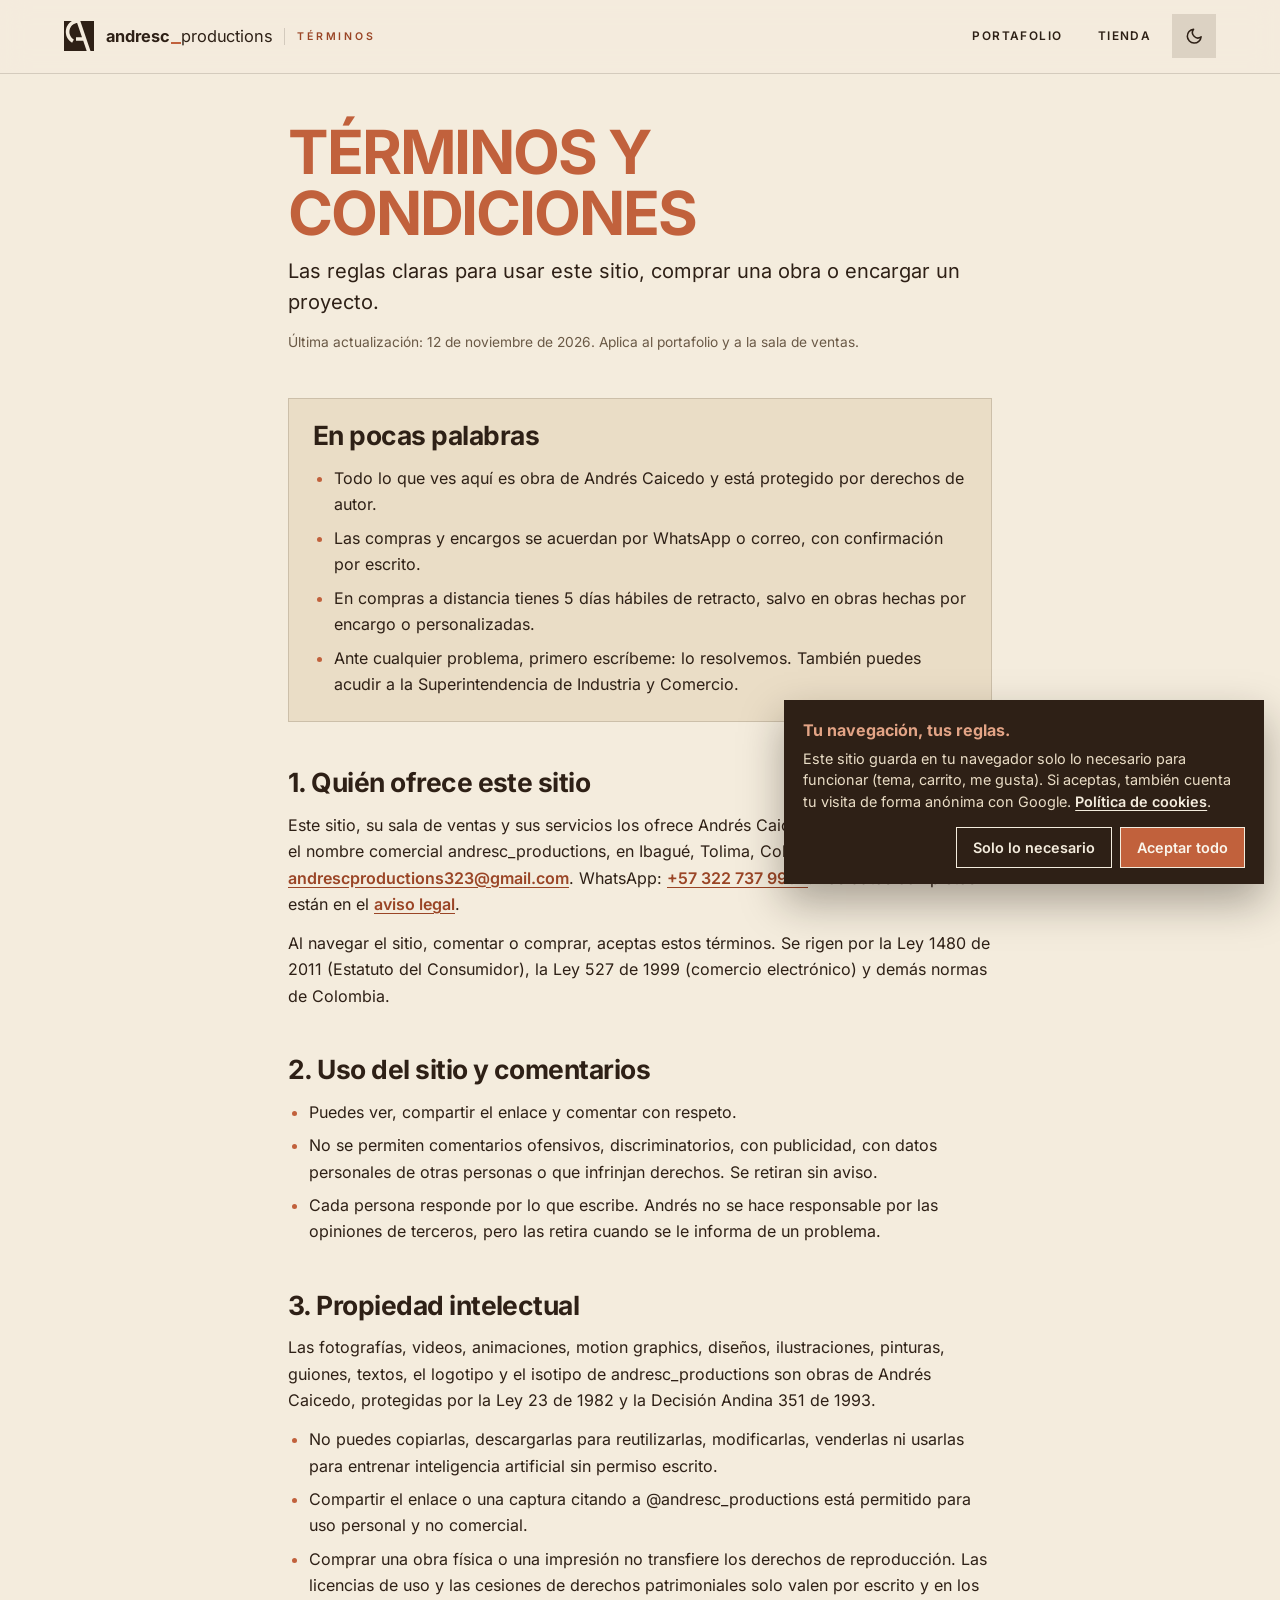
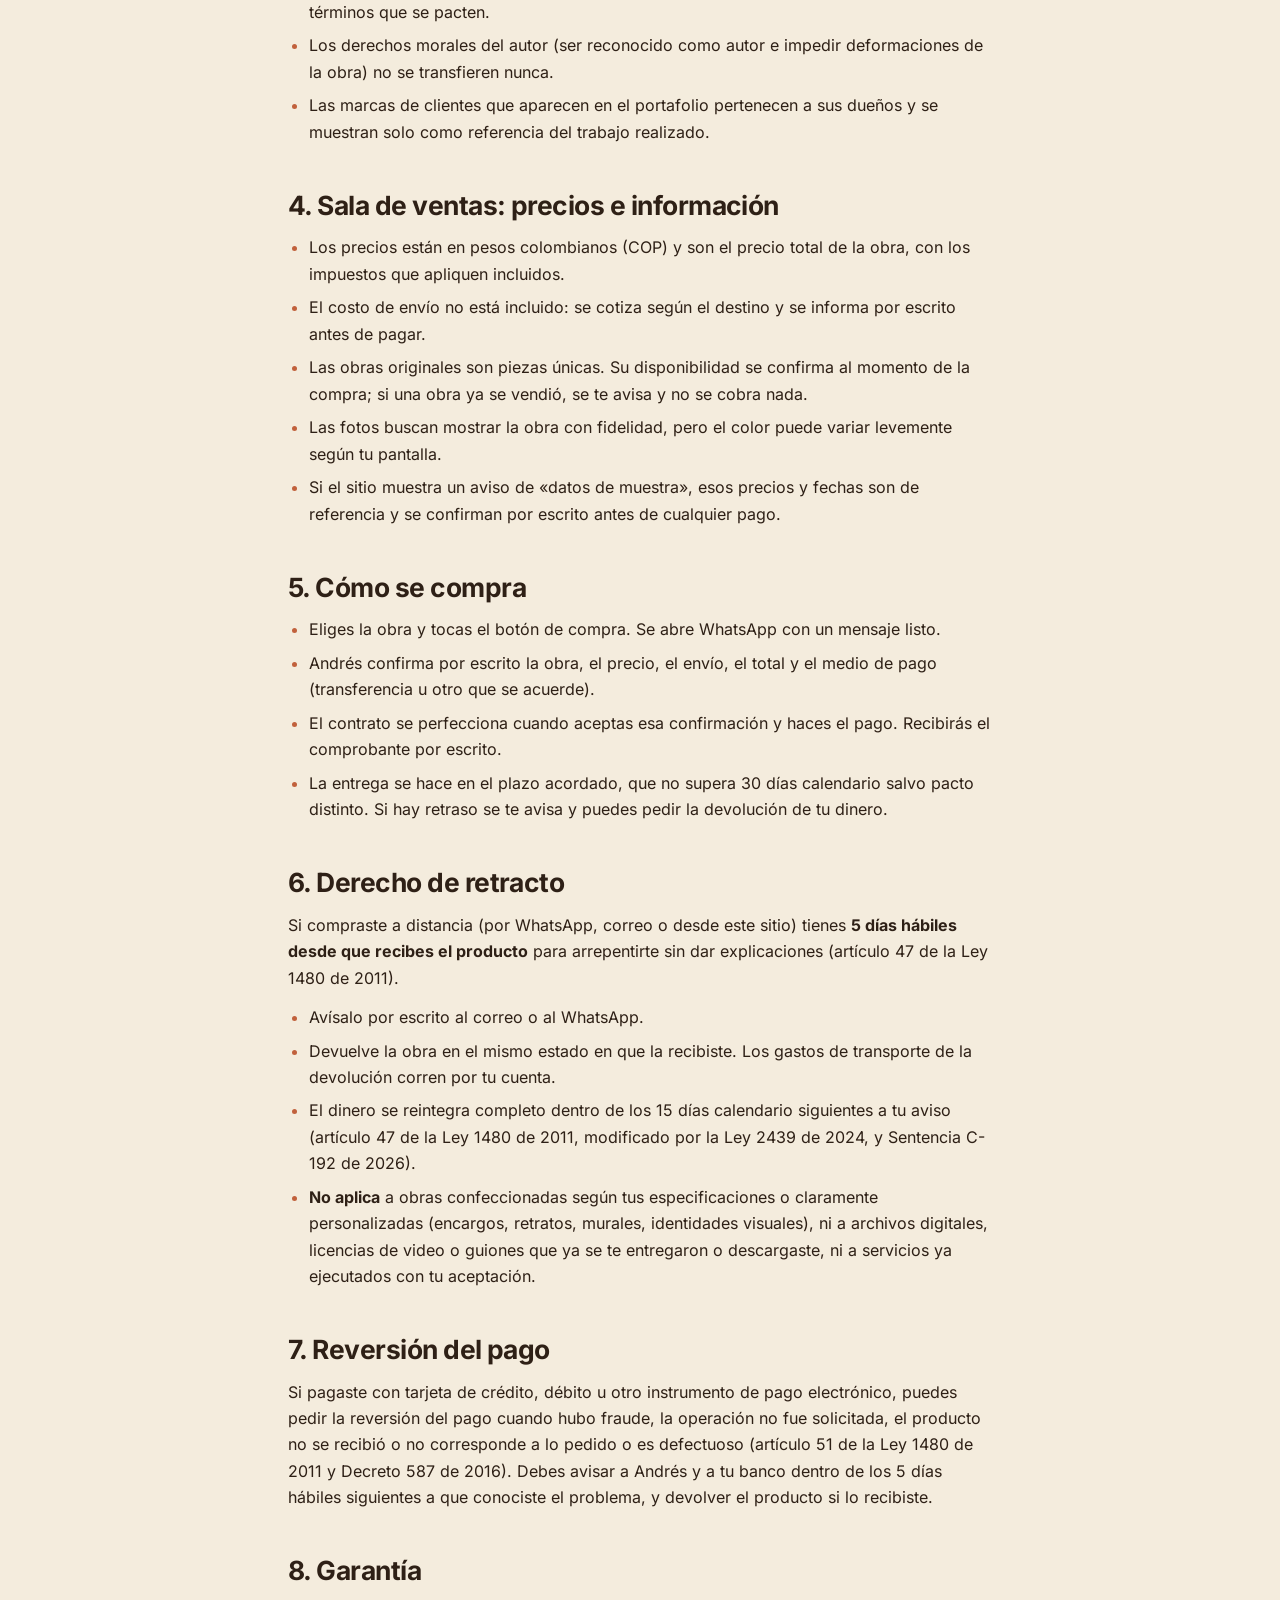
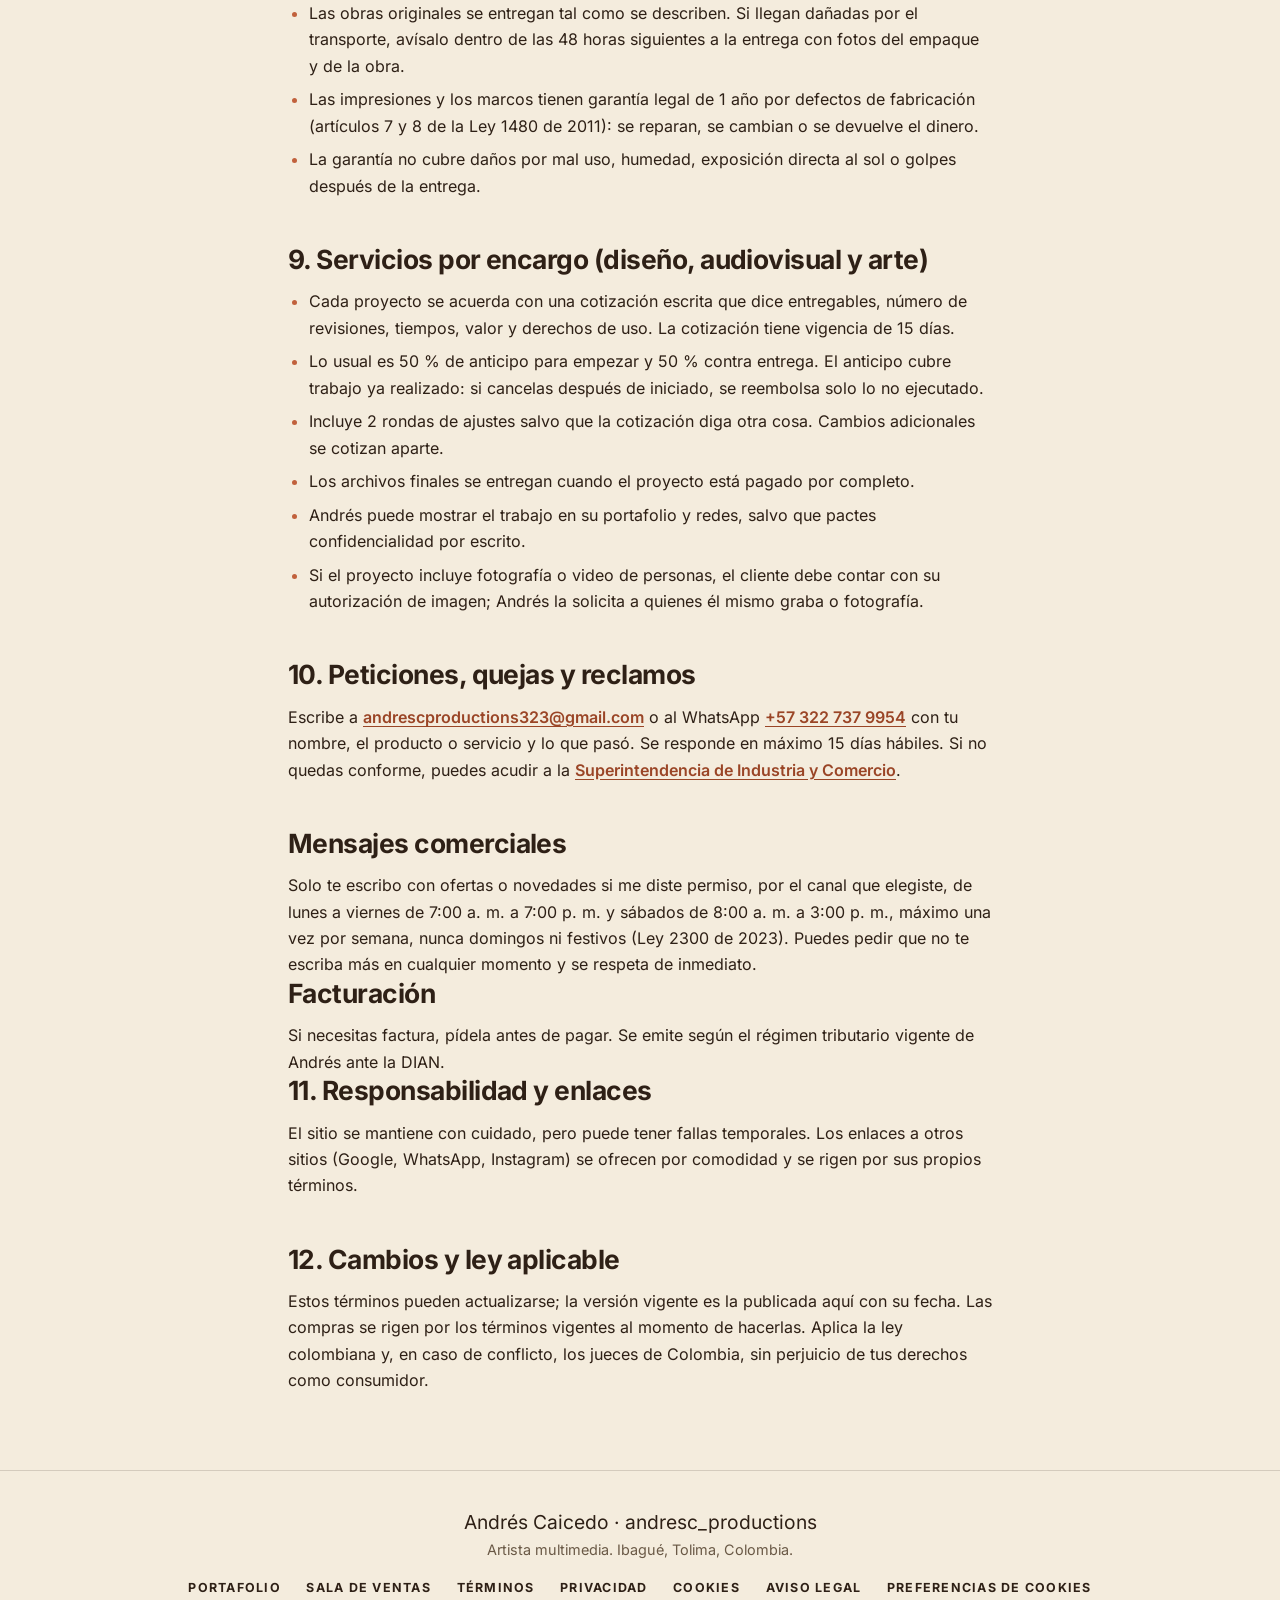
<file: terminos.html>
<!DOCTYPE html>
<html lang="es">

<head>
  <meta charset="UTF-8">
  <meta name="viewport" content="width=device-width, initial-scale=1.0">
  <title>Términos y condiciones | andresc_productions</title>
  <meta name="description" content="Términos de uso, propiedad intelectual y condiciones de compra de la sala de ventas de andresc_productions.">
  <meta name="theme-color" content="#F4ECDD">

  <!-- SEGURIDAD -->
  <meta http-equiv="Content-Security-Policy" content="default-src 'self'; script-src 'self'; style-src 'self'; img-src 'self'; font-src 'self'; media-src 'none'; frame-src 'none'; form-action 'none'; base-uri 'self'; object-src 'none'; manifest-src 'none'; worker-src 'none'">
  <meta name="referrer" content="strict-origin-when-cross-origin">

  <link rel="icon" href="img/marca/favicon.ico" sizes="any">
  <link rel="icon" href="img/marca/favicon.svg" type="image/svg+xml">
  <link rel="apple-touch-icon" href="img/marca/apple-touch-icon.png">
  <link rel="stylesheet" href="tienda/tienda.css?v=20261005c">
  <link rel="stylesheet" href="css/marca-base.css?v=20261104a">
  <link rel="stylesheet" href="tienda/marca-tienda.css?v=20261104a">
  <link rel="stylesheet" href="legal/consentimiento.css?v=20261106a">
</head>

<body>

  <svg class="m-simbolos" width="0" height="0" aria-hidden="true" focusable="false"><symbol id="m-iso" viewBox="0 0 100 100"><path fill="currentColor" fill-rule="evenodd" d="M100 100 100 0 54.34 0 88.34 100ZM0 0 0 100 75.66 100 64.10 66 40 66 40 54 60.02 54 43.80 6.30 41.63 6.68 39.48 7.24 37.37 7.95 35.32 8.81 33.34 9.83 31.44 10.98 29.63 12.28 27.93 13.71 26.33 15.25 24.85 16.92 23.50 18.69 22.28 20.55 21.21 22.50 20.28 24.52 19.55 26.48 18.92 28.62 18.41 31.05 18.11 33.39 18 35.87 18.08 38.22 18.35 40.56 18.83 43 19.51 45.39 20.38 47.72 21.45 49.97 22.63 52.01 24.04 54.05 25.53 55.88 27.16 57.58 29.02 59.23 31.01 60.72 33.01 61.99 26.99 72.37 24.67 70.92 22.43 69.32 20.31 67.58 18.30 65.70 16.42 63.69 14.68 61.57 13.08 59.33 11.72 57.16 10.41 54.74 9.27 52.24 8.29 49.67 7.53 47.22 6.88 44.55 6.41 41.85 6.12 39.11 6 36.37 6.07 33.62 6.31 30.88 6.74 28.17 7.34 25.48 8.11 22.85 9.06 20.27 10.17 17.75 11.36 15.48 12.78 13.13 14.24 11.02 15.94 8.86 17.79 6.82 19.76 4.91 21.85 3.13 24.06 1.49 26.37 0Z"/></symbol></svg>

  <a class="saltar" href="#politica">Saltar al contenido</a>

  <!-- BARRA -->
  <header class="barra">
    <a class="barra-marca" href="index.html">
      <svg class="barra-iso" aria-hidden="true" focusable="false"><use href="#m-iso"/></svg>
      <span class="barra-nombre"><span class="marca-palabra"><b>andresc</b><i class="marca-guion" aria-hidden="true"></i>productions</span></span>
      <span class="barra-lugar">Términos</span>
    </a>
    <nav class="barra-enlaces" aria-label="Principal">
      <a class="barra-enlace" href="index.html">Portafolio</a>
      <a class="barra-enlace" href="tienda.html">Tienda</a>
      <button type="button" class="tema-boton" id="temaBoton" aria-pressed="false" aria-label="Cambiar a modo oscuro">
        <svg class="tema-sol" viewBox="0 0 24 24" aria-hidden="true"><circle cx="12" cy="12" r="4"/><path d="M12 2v2M12 20v2M4.9 4.9l1.4 1.4M17.7 17.7l1.4 1.4M2 12h2M20 12h2M4.9 19.1l1.4-1.4M17.7 6.3l1.4-1.4"/></svg>
        <svg class="tema-luna" viewBox="0 0 24 24" aria-hidden="true"><path d="M21 12.8A9 9 0 1 1 11.2 3a7 7 0 0 0 9.8 9.8z"/></svg>
      </button>
    </nav>
  </header>

  <!-- POLÍTICA -->
  <main class="legal" id="politica">
    <article class="legal-hoja">

      <header class="legal-cabeza">
        <h1>Términos y condiciones</h1>
        <p class="legal-bajada">Las reglas claras para usar este sitio, comprar una obra o encargar un proyecto.</p>
        <p class="legal-fecha">Última actualización: 12 de noviembre de 2026. Aplica al portafolio y a la sala de ventas.</p>
      </header>

      <section class="legal-resumen" aria-labelledby="resumen">
        <h2 id="resumen">En pocas palabras</h2>
        <ul class="legal-lista"><li>Todo lo que ves aquí es obra de Andrés Caicedo y está protegido por derechos de autor.</li><li>Las compras y encargos se acuerdan por WhatsApp o correo, con confirmación por escrito.</li><li>En compras a distancia tienes 5 días hábiles de retracto, salvo en obras hechas por encargo o personalizadas.</li><li>Ante cualquier problema, primero escríbeme: lo resolvemos. También puedes acudir a la Superintendencia de Industria y Comercio.</li></ul>
      </section>

      <section aria-labelledby="s1">
        <h2 id="s1">1. Quién ofrece este sitio</h2>
        <p>Este sitio, su sala de ventas y sus servicios los ofrece Andrés Caicedo, persona natural, con el nombre comercial andresc_productions, en Ibagué, Tolima, Colombia. Correo: <a href="mailto:andrescproductions323@gmail.com">andrescproductions323@gmail.com</a>. WhatsApp: <a href="https://wa.me/573227379954" target="_blank" rel="noopener noreferrer">+57 322 737 9954</a>. Los datos completos están en el <a href="aviso-legal.html">aviso legal</a>.</p><p>Al navegar el sitio, comentar o comprar, aceptas estos términos. Se rigen por la Ley 1480 de 2011 (Estatuto del Consumidor), la Ley 527 de 1999 (comercio electrónico) y demás normas de Colombia.</p>
      </section>

      <section aria-labelledby="s2">
        <h2 id="s2">2. Uso del sitio y comentarios</h2>
        <ul class="legal-lista"><li>Puedes ver, compartir el enlace y comentar con respeto.</li><li>No se permiten comentarios ofensivos, discriminatorios, con publicidad, con datos personales de otras personas o que infrinjan derechos. Se retiran sin aviso.</li><li>Cada persona responde por lo que escribe. Andrés no se hace responsable por las opiniones de terceros, pero las retira cuando se le informa de un problema.</li></ul>
      </section>

      <section aria-labelledby="s3">
        <h2 id="s3">3. Propiedad intelectual</h2>
        <p>Las fotografías, videos, animaciones, motion graphics, diseños, ilustraciones, pinturas, guiones, textos, el logotipo y el isotipo de andresc_productions son obras de Andrés Caicedo, protegidas por la Ley 23 de 1982 y la Decisión Andina 351 de 1993.</p><ul class="legal-lista"><li>No puedes copiarlas, descargarlas para reutilizarlas, modificarlas, venderlas ni usarlas para entrenar inteligencia artificial sin permiso escrito.</li><li>Compartir el enlace o una captura citando a @andresc_productions está permitido para uso personal y no comercial.</li><li>Comprar una obra física o una impresión no transfiere los derechos de reproducción. Las licencias de uso y las cesiones de derechos patrimoniales solo valen por escrito y en los términos que se pacten.</li><li>Los derechos morales del autor (ser reconocido como autor e impedir deformaciones de la obra) no se transfieren nunca.</li><li>Las marcas de clientes que aparecen en el portafolio pertenecen a sus dueños y se muestran solo como referencia del trabajo realizado.</li></ul>
      </section>

      <section aria-labelledby="s4">
        <h2 id="s4">4. Sala de ventas: precios e información</h2>
        <ul class="legal-lista"><li>Los precios están en pesos colombianos (COP) y son el precio total de la obra, con los impuestos que apliquen incluidos.</li><li>El costo de envío no está incluido: se cotiza según el destino y se informa por escrito antes de pagar.</li><li>Las obras originales son piezas únicas. Su disponibilidad se confirma al momento de la compra; si una obra ya se vendió, se te avisa y no se cobra nada.</li><li>Las fotos buscan mostrar la obra con fidelidad, pero el color puede variar levemente según tu pantalla.</li><li>Si el sitio muestra un aviso de «datos de muestra», esos precios y fechas son de referencia y se confirman por escrito antes de cualquier pago.</li></ul>
      </section>

      <section aria-labelledby="s5">
        <h2 id="s5">5. Cómo se compra</h2>
        <ul class="legal-lista"><li>Eliges la obra y tocas el botón de compra. Se abre WhatsApp con un mensaje listo.</li><li>Andrés confirma por escrito la obra, el precio, el envío, el total y el medio de pago (transferencia u otro que se acuerde).</li><li>El contrato se perfecciona cuando aceptas esa confirmación y haces el pago. Recibirás el comprobante por escrito.</li><li>La entrega se hace en el plazo acordado, que no supera 30 días calendario salvo pacto distinto. Si hay retraso se te avisa y puedes pedir la devolución de tu dinero.</li></ul>
      </section>

      <section aria-labelledby="s6">
        <h2 id="s6">6. Derecho de retracto</h2>
        <p>Si compraste a distancia (por WhatsApp, correo o desde este sitio) tienes <strong>5 días hábiles desde que recibes el producto</strong> para arrepentirte sin dar explicaciones (artículo 47 de la Ley 1480 de 2011).</p><ul class="legal-lista"><li>Avísalo por escrito al correo o al WhatsApp.</li><li>Devuelve la obra en el mismo estado en que la recibiste. Los gastos de transporte de la devolución corren por tu cuenta.</li><li>El dinero se reintegra completo dentro de los 15 días calendario siguientes a tu aviso (artículo 47 de la Ley 1480 de 2011, modificado por la Ley 2439 de 2024, y Sentencia C-192 de 2026).</li><li><strong>No aplica</strong> a obras confeccionadas según tus especificaciones o claramente personalizadas (encargos, retratos, murales, identidades visuales), ni a archivos digitales, licencias de video o guiones que ya se te entregaron o descargaste, ni a servicios ya ejecutados con tu aceptación.</li></ul>
      </section>

      <section aria-labelledby="s7">
        <h2 id="s7">7. Reversión del pago</h2>
        <p>Si pagaste con tarjeta de crédito, débito u otro instrumento de pago electrónico, puedes pedir la reversión del pago cuando hubo fraude, la operación no fue solicitada, el producto no se recibió o no corresponde a lo pedido o es defectuoso (artículo 51 de la Ley 1480 de 2011 y Decreto 587 de 2016). Debes avisar a Andrés y a tu banco dentro de los 5 días hábiles siguientes a que conociste el problema, y devolver el producto si lo recibiste.</p>
      </section>

      <section aria-labelledby="s8">
        <h2 id="s8">8. Garantía</h2>
        <ul class="legal-lista"><li>Las obras originales se entregan tal como se describen. Si llegan dañadas por el transporte, avísalo dentro de las 48 horas siguientes a la entrega con fotos del empaque y de la obra.</li><li>Las impresiones y los marcos tienen garantía legal de 1 año por defectos de fabricación (artículos 7 y 8 de la Ley 1480 de 2011): se reparan, se cambian o se devuelve el dinero.</li><li>La garantía no cubre daños por mal uso, humedad, exposición directa al sol o golpes después de la entrega.</li></ul>
      </section>

      <section aria-labelledby="s9">
        <h2 id="s9">9. Servicios por encargo (diseño, audiovisual y arte)</h2>
        <ul class="legal-lista"><li>Cada proyecto se acuerda con una cotización escrita que dice entregables, número de revisiones, tiempos, valor y derechos de uso. La cotización tiene vigencia de 15 días.</li><li>Lo usual es 50 % de anticipo para empezar y 50 % contra entrega. El anticipo cubre trabajo ya realizado: si cancelas después de iniciado, se reembolsa solo lo no ejecutado.</li><li>Incluye 2 rondas de ajustes salvo que la cotización diga otra cosa. Cambios adicionales se cotizan aparte.</li><li>Los archivos finales se entregan cuando el proyecto está pagado por completo.</li><li>Andrés puede mostrar el trabajo en su portafolio y redes, salvo que pactes confidencialidad por escrito.</li><li>Si el proyecto incluye fotografía o video de personas, el cliente debe contar con su autorización de imagen; Andrés la solicita a quienes él mismo graba o fotografía.</li></ul>
      </section>

      <section aria-labelledby="s10">
        <h2 id="s10">10. Peticiones, quejas y reclamos</h2>
        <p>Escribe a <a href="mailto:andrescproductions323@gmail.com">andrescproductions323@gmail.com</a> o al WhatsApp <a href="https://wa.me/573227379954" target="_blank" rel="noopener noreferrer">+57 322 737 9954</a> con tu nombre, el producto o servicio y lo que pasó. Se responde en máximo 15 días hábiles. Si no quedas conforme, puedes acudir a la <a href="https://www.sic.gov.co" target="_blank" rel="noopener noreferrer">Superintendencia de Industria y Comercio</a>.</p>
      </section>

      <section aria-labelledby="s11">
        <h2 id="s10b">Mensajes comerciales</h2>
        <p>Solo te escribo con ofertas o novedades si me diste permiso, por el canal que elegiste, de lunes a viernes de 7:00 a. m. a 7:00 p. m. y sábados de 8:00 a. m. a 3:00 p. m., máximo una vez por semana, nunca domingos ni festivos (Ley 2300 de 2023). Puedes pedir que no te escriba más en cualquier momento y se respeta de inmediato.</p>

        <h2 id="s10c">Facturación</h2>
        <p>Si necesitas factura, pídela antes de pagar. Se emite según el régimen tributario vigente de Andrés ante la DIAN.</p>

        <h2 id="s11">11. Responsabilidad y enlaces</h2>
        <p>El sitio se mantiene con cuidado, pero puede tener fallas temporales. Los enlaces a otros sitios (Google, WhatsApp, Instagram) se ofrecen por comodidad y se rigen por sus propios términos.</p>
      </section>

      <section aria-labelledby="s12">
        <h2 id="s12">12. Cambios y ley aplicable</h2>
        <p>Estos términos pueden actualizarse; la versión vigente es la publicada aquí con su fecha. Las compras se rigen por los términos vigentes al momento de hacerlas. Aplica la ley colombiana y, en caso de conflicto, los jueces de Colombia, sin perjuicio de tus derechos como consumidor.</p>
      </section>

    </article>
  </main>

  <!-- PIE -->
  <footer class="pie">
    <p class="pie-nombre">Andrés Caicedo · andresc_productions</p>
    <p class="pie-lugar">Artista multimedia. Ibagué, Tolima, Colombia.</p>
    <ul class="pie-enlaces">
      <li><a href="index.html">Portafolio</a></li>
      <li><a href="tienda.html">Sala de ventas</a></li>
      <li><a href="terminos.html">Términos</a></li>
      <li><a href="privacidad.html">Privacidad</a></li>
      <li><a href="cookies.html">Cookies</a></li>
      <li><a href="aviso-legal.html">Aviso legal</a></li>
      <li><a href="#" data-abrir-cookies>Preferencias de cookies</a></li>
    </ul>
  </footer>

  <script src="legal/consentimiento.js?v=20261106a" defer></script>
  <script src="tienda/privacidad.js?v=20261106a" defer></script>
</body>
</html>
</file>
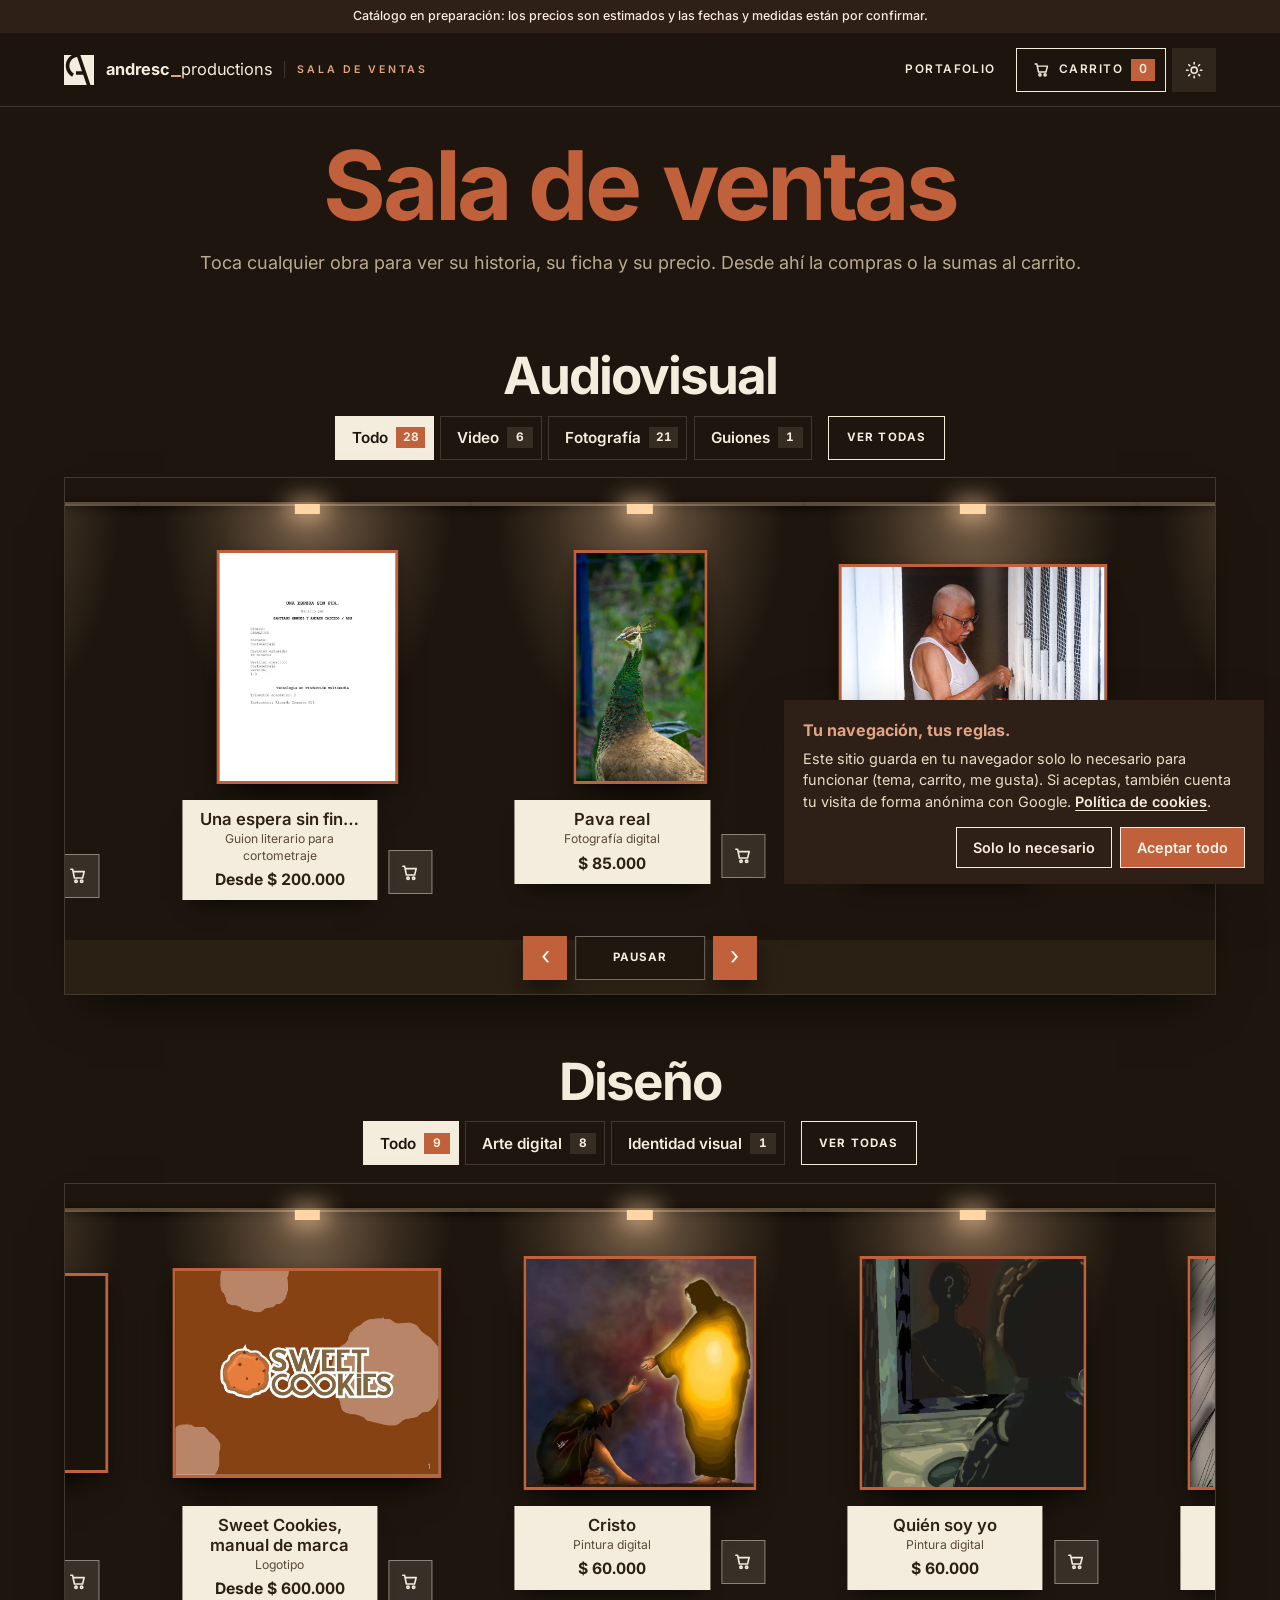
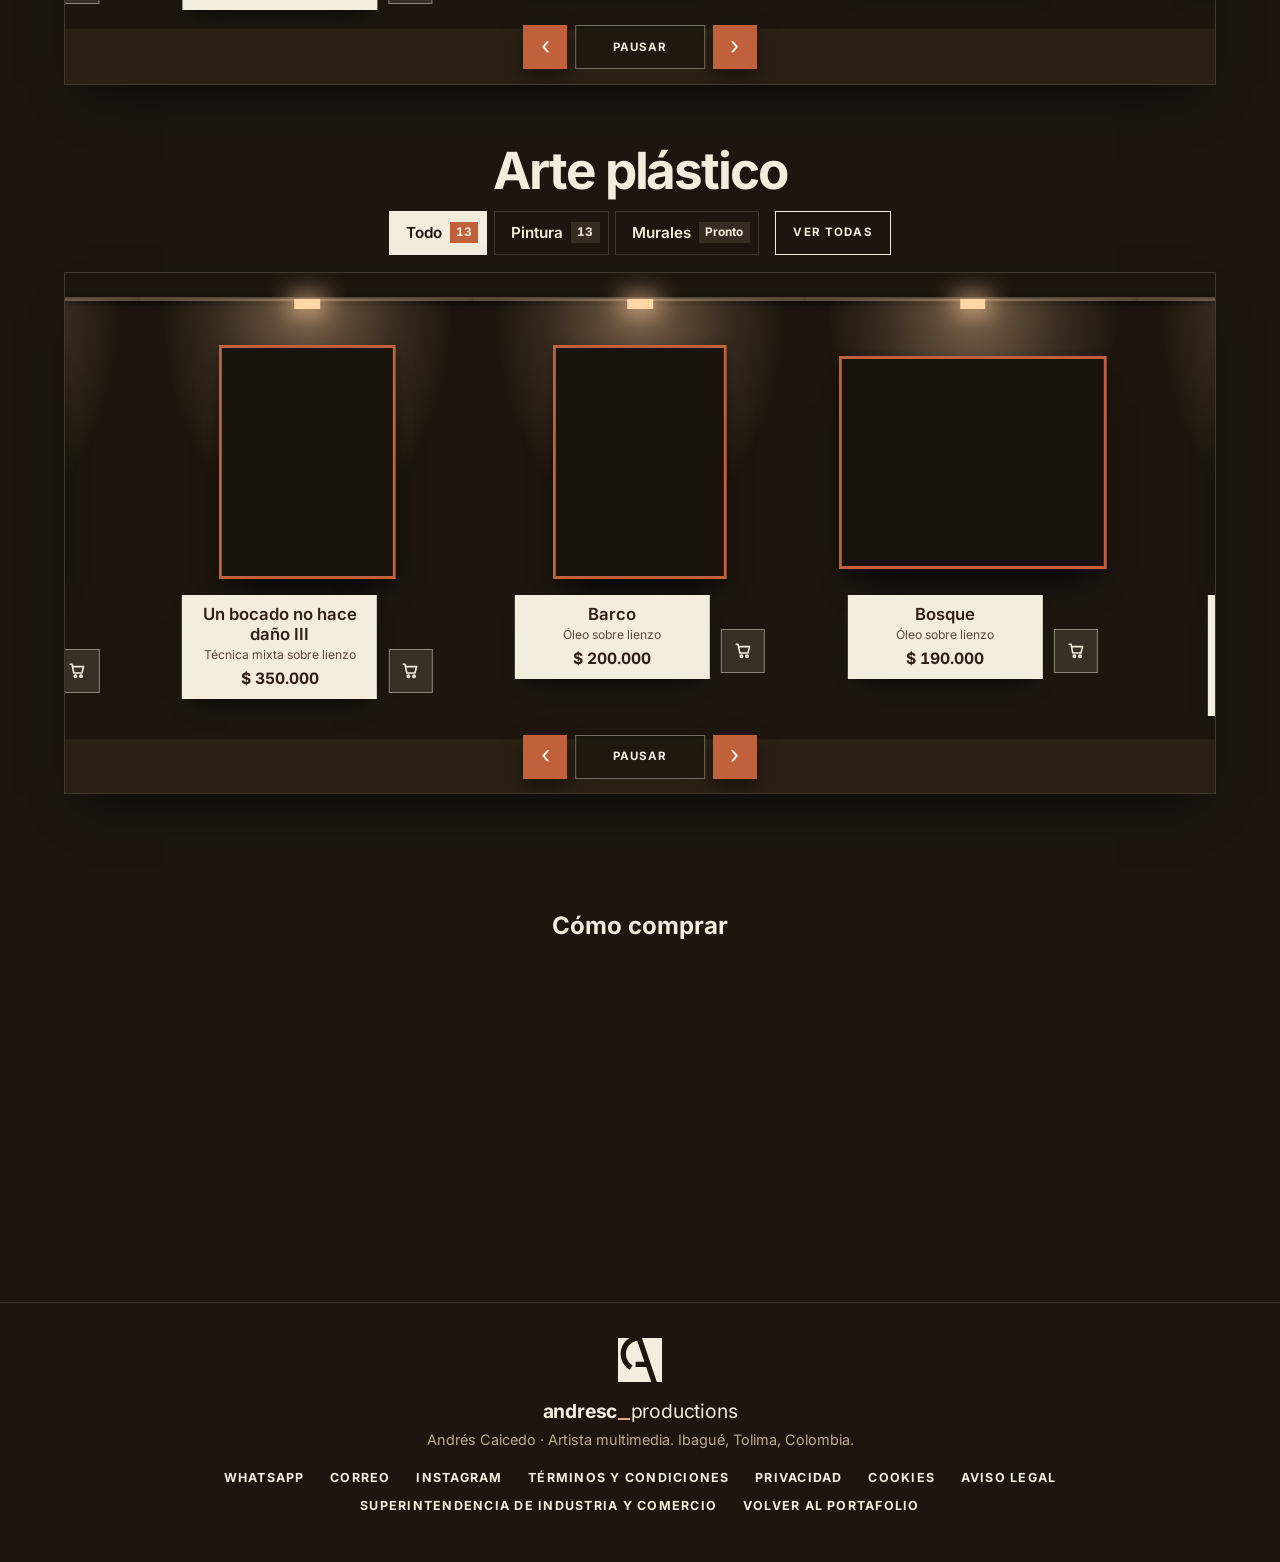
<file: tienda.html>
<!DOCTYPE html>
<html lang="es">

<head>
  <meta charset="UTF-8">
  <meta name="viewport" content="width=device-width, initial-scale=1.0">
  <title>Sala de ventas · andresc_productions | Andrés Caicedo</title>
  <meta name="description" content="Sala de ventas de Andrés Caicedo: pinturas, fotografías, videos, arte digital, guiones e identidad visual. Cada obra con su historia, su ficha y su precio.">
  <meta name="theme-color" content="#1E160E">

  <!-- SEGURIDAD -->
  <meta http-equiv="Content-Security-Policy" content="default-src 'self'; script-src 'self' https://docs.google.com; style-src 'self'; img-src 'self'; font-src 'self'; media-src 'self'; frame-src https://docs.google.com; form-action https://docs.google.com; base-uri 'self'; object-src 'none'; manifest-src 'none'; worker-src 'none'">
  <meta name="referrer" content="strict-origin-when-cross-origin">

  <link rel="icon" href="img/marca/favicon.ico" sizes="any">
  <link rel="icon" href="img/marca/favicon.svg" type="image/svg+xml">
  <link rel="apple-touch-icon" href="img/marca/apple-touch-icon.png">
  <link rel="stylesheet" href="tienda/tienda.css?v=20261005c">
  <link rel="stylesheet" href="css/marca-base.css?v=20261104a">
  <link rel="stylesheet" href="tienda/marca-tienda.css?v=20261104a">
  <link rel="stylesheet" href="legal/consentimiento.css?v=20261106a">
</head>

<body class="theme-dark">

  <svg class="m-simbolos" width="0" height="0" aria-hidden="true" focusable="false"><symbol id="m-iso" viewBox="0 0 100 100"><path fill="currentColor" fill-rule="evenodd" d="M100 100 100 0 54.34 0 88.34 100ZM0 0 0 100 75.66 100 64.10 66 40 66 40 54 60.02 54 43.80 6.30 41.63 6.68 39.48 7.24 37.37 7.95 35.32 8.81 33.34 9.83 31.44 10.98 29.63 12.28 27.93 13.71 26.33 15.25 24.85 16.92 23.50 18.69 22.28 20.55 21.21 22.50 20.28 24.52 19.55 26.48 18.92 28.62 18.41 31.05 18.11 33.39 18 35.87 18.08 38.22 18.35 40.56 18.83 43 19.51 45.39 20.38 47.72 21.45 49.97 22.63 52.01 24.04 54.05 25.53 55.88 27.16 57.58 29.02 59.23 31.01 60.72 33.01 61.99 26.99 72.37 24.67 70.92 22.43 69.32 20.31 67.58 18.30 65.70 16.42 63.69 14.68 61.57 13.08 59.33 11.72 57.16 10.41 54.74 9.27 52.24 8.29 49.67 7.53 47.22 6.88 44.55 6.41 41.85 6.12 39.11 6 36.37 6.07 33.62 6.31 30.88 6.74 28.17 7.34 25.48 8.11 22.85 9.06 20.27 10.17 17.75 11.36 15.48 12.78 13.13 14.24 11.02 15.94 8.86 17.79 6.82 19.76 4.91 21.85 3.13 24.06 1.49 26.37 0Z"/></symbol></svg>

  <a class="saltar" href="#paredes">Saltar a las obras</a>

  <p class="aviso-muestra" id="avisoMuestra" hidden>Catálogo en preparación: los precios son estimados y las fechas y medidas están por confirmar.</p>

  <!-- BARRA -->
  <header class="barra">
    <a class="barra-marca" href="tienda.html">
      <svg class="barra-iso" aria-hidden="true" focusable="false"><use href="#m-iso"/></svg>
      <span class="barra-nombre"><span class="marca-palabra"><b>andresc</b><i class="marca-guion" aria-hidden="true"></i>productions</span></span>
      <span class="barra-lugar">Sala de ventas</span>
    </a>
    <nav class="barra-enlaces" aria-label="Principal">
      <a class="barra-enlace" href="index.html">Portafolio</a>
      <button type="button" class="barra-carrito" id="abrirCarrito" aria-haspopup="dialog">
        <svg class="barra-carrito-icono" viewBox="0 0 24 24" aria-hidden="true"><path d="M3 4h2.2l2.3 11h10.2l2-8H6.4"/><circle cx="9.5" cy="19" r="1.5"/><circle cx="16.5" cy="19" r="1.5"/></svg>
        <span>Carrito</span>
        <span class="barra-contador" id="contadorCarrito">0</span>
      </button>
      <button type="button" class="tema-boton" id="temaBoton" aria-pressed="true" aria-label="Cambiar a modo claro">
        <svg class="tema-sol" viewBox="0 0 24 24" aria-hidden="true"><circle cx="12" cy="12" r="4"/><path d="M12 2v2M12 20v2M4.9 4.9l1.4 1.4M17.7 17.7l1.4 1.4M2 12h2M20 12h2M4.9 19.1l1.4-1.4M17.7 6.3l1.4-1.4"/></svg>
        <svg class="tema-luna" viewBox="0 0 24 24" aria-hidden="true"><path d="M21 12.8A9 9 0 1 1 11.2 3a7 7 0 0 0 9.8 9.8z"/></svg>
      </button>
    </nav>
  </header>

  <main>

    <!-- APERTURA -->
    <section class="apertura" aria-labelledby="tituloApertura">
      <div class="apertura-texto">
        <h1 id="tituloApertura"><span class="renglon"><span>Sala de</span></span> <span class="renglon"><span>ventas</span></span></h1>
        <p>Toca cualquier obra para ver su historia, su ficha y su precio. Desde ahí la compras o la sumas al carrito.</p>
      </div>
    </section>

    <!-- PAREDES -->
    <div class="paredes" id="paredes"></div>

    <!-- CÓMO COMPRAR -->
    <section class="compra" aria-labelledby="tituloCompra">
      <h2 id="tituloCompra">Cómo comprar</h2>
      <ol class="compra-pasos">
        <li>
          <h3>Elige la obra</h3>
          <p>Toca la obra que te guste en cualquiera de las tres paredes. Se abre su ficha con la historia, de qué está hecha, las medidas y el precio.</p>
        </li>
        <li>
          <h3>Escríbeme por WhatsApp</h3>
          <p>Compra una obra directo o suma varias al carrito. El botón abre un mensaje ya escrito con los nombres, los códigos y el total. Solo tienes que enviarlo.</p>
        </li>
        <li>
          <h3>Acordamos pago y entrega</h3>
          <p>Te confirmo si la obra sigue disponible y definimos juntos la forma de pago y cómo te la hago llegar.</p>
        </li>
      </ol>
    </section>

  </main>

  <!-- PIE -->
  <footer class="pie">
    <svg class="pie-iso" aria-hidden="true" focusable="false"><use href="#m-iso"/></svg>
    <p class="pie-nombre"><span class="marca-palabra"><b>andresc</b><i class="marca-guion" aria-hidden="true"></i>productions</span></p>
    <p class="pie-lugar">Andrés Caicedo · Artista multimedia. Ibagué, Tolima, Colombia.</p>
    <ul class="pie-enlaces">
      <li><a id="pieWhatsapp" href="#" target="_blank" rel="noopener noreferrer">WhatsApp</a></li>
      <li><a id="pieCorreo" href="#" target="_blank" rel="noopener noreferrer">Correo</a></li>
      <li><a id="pieInstagram" href="#" target="_blank" rel="noopener noreferrer">Instagram</a></li>
      <li><a href="terminos.html">Términos y condiciones</a></li>
      <li><a href="privacidad.html">Privacidad</a></li>
      <li><a href="cookies.html">Cookies</a></li>
      <li><a href="aviso-legal.html">Aviso legal</a></li>
      <li><a href="https://www.sic.gov.co" target="_blank" rel="noopener noreferrer">Superintendencia de Industria y Comercio</a></li>
      <li><a href="index.html">Volver al portafolio</a></li>
    </ul>
  </footer>

  <!-- FICHA DE LA OBRA -->
  <dialog class="ficha" id="ficha" aria-labelledby="fichaTitulo">
    <div class="ficha-escena">
      <div class="ficha-medio" id="fichaMedio"></div>
      <div class="ficha-vistas" id="fichaVistas" hidden></div>
      <button type="button" class="ficha-flecha ficha-anterior" id="fichaAnterior" aria-label="Obra anterior">‹</button>
      <button type="button" class="ficha-flecha ficha-siguiente" id="fichaSiguiente" aria-label="Obra siguiente">›</button>
    </div>

    <article class="ficha-hoja">
      <header class="ficha-encabezado">
        <p class="ficha-codigo" id="fichaCodigo"></p>
        <p class="ficha-estado" id="fichaEstado"></p>
      </header>

      <h2 class="ficha-titulo" id="fichaTitulo" tabindex="-1"></h2>
      <p class="ficha-autor">Andrés Caicedo</p>

      <div class="ficha-compra">
        <p class="ficha-precio" id="fichaPrecio"></p>
        <p class="ficha-interes" id="fichaInteres" hidden></p>
        <button type="button" class="boton boton-claro" id="fichaAlCarrito" aria-pressed="false"></button>
        <a class="boton boton-tinta" id="fichaComprar" href="#" target="_blank" rel="noopener noreferrer"></a>
        <a class="boton boton-linea" id="fichaCorreo" href="#" target="_blank" rel="noopener noreferrer">Preguntar por correo</a>
        <p class="ficha-nota" id="fichaNota"></p>
      </div>

      <dl class="ficha-datos" id="fichaDatos"></dl>

      <section class="ficha-historia">
        <h3>Historia de la obra</h3>
        <p id="fichaHistoria"></p>
        <a class="ficha-documento" id="fichaDocumento" href="#" target="_blank" rel="noopener noreferrer" hidden>Leer el documento completo (PDF)</a>
      </section>

      <section class="ficha-proyecto" id="fichaProyecto" hidden>
        <h3 id="fichaProyectoTitulo"></h3>
        <p id="fichaProyectoTexto"></p>
        <div class="ficha-proyecto-obras" id="fichaProyectoObras"></div>
        <button type="button" class="boton boton-linea" id="fichaProyectoAlCarrito"></button>
      </section>
    </article>

    <button type="button" class="cerrar ficha-cerrar" id="fichaCerrar" aria-label="Cerrar la ficha">✕</button>
  </dialog>

  <!-- CARRITO -->
  <dialog class="carrito" id="carrito" aria-labelledby="carritoTitulo">
    <header class="carrito-encabezado">
      <h2 id="carritoTitulo">Carrito</h2>
      <button type="button" class="cerrar" id="carritoCerrar" aria-label="Cerrar el carrito">✕</button>
    </header>
    <p class="carrito-vacia" id="carritoVacia">Tu carrito está vacío. Abre una obra y toca «Añadir al carrito»: aquí se van sumando los precios para que pidas todo en un solo mensaje.</p>
    <ul class="carrito-lista" id="carritoLista"></ul>
    <footer class="carrito-pie" id="carritoPie" hidden>
      <p class="carrito-cuenta" id="carritoCuenta"></p>
      <p class="carrito-total"><span>Total</span> <strong id="carritoTotal"></strong></p>
      <a class="boton boton-tinta" id="carritoEnviar" href="#" target="_blank" rel="noopener noreferrer">Pedir por WhatsApp</a>
      <button type="button" class="boton boton-linea" id="carritoVaciar">Vaciar carrito</button>
    </footer>
  </dialog>

  <!-- AVISO DEL CARRITO -->
  <div class="aviso-carrito" id="avisoCarrito" role="status" aria-live="polite" hidden>
    <p id="avisoCarritoTexto"></p>
    <button type="button" id="avisoCarritoVer">Ver carrito</button>
  </div>

  <script src="legal/consentimiento.js?v=20261106a" defer></script>
  <script src="tienda/obras.js?v=20261106a" defer></script>
  <script src="tienda/tienda.js?v=20261106a" defer></script>
  <script src="seguridad/seguridad.js?v=20261005a" defer></script>
</body>
</html>
</file>
<file: tienda/tienda.css>
/* Andrés Caicedo — Sala de ventas */

/* ── TIPOGRAFÍAS ── */
@font-face { font-family: 'Fraunces'; src: url('../css/fonts/fraunces-latin-600-normal.woff2') format('woff2'); font-weight: 600; font-style: normal; font-display: swap; }
@font-face { font-family: 'Fraunces'; src: url('../css/fonts/fraunces-latin-600-italic.woff2') format('woff2'); font-weight: 600; font-style: italic; font-display: swap; }
@font-face { font-family: 'Fraunces'; src: url('../css/fonts/fraunces-latin-700-normal.woff2') format('woff2'); font-weight: 700; font-style: normal; font-display: swap; }
@font-face { font-family: 'Fraunces'; src: url('../css/fonts/fraunces-latin-800-normal.woff2') format('woff2'); font-weight: 800; font-style: normal; font-display: swap; }
@font-face { font-family: 'Fraunces'; src: url('../css/fonts/fraunces-latin-900-normal.woff2') format('woff2'); font-weight: 900; font-style: normal; font-display: swap; }
@font-face { font-family: 'Work Sans'; src: url('../css/fonts/work-sans-latin-400-normal.woff2') format('woff2'); font-weight: 400; font-style: normal; font-display: swap; }
@font-face { font-family: 'Work Sans'; src: url('../css/fonts/work-sans-latin-500-normal.woff2') format('woff2'); font-weight: 500; font-style: normal; font-display: swap; }
@font-face { font-family: 'Work Sans'; src: url('../css/fonts/work-sans-latin-600-normal.woff2') format('woff2'); font-weight: 600; font-style: normal; font-display: swap; }
@font-face { font-family: 'Work Sans'; src: url('../css/fonts/work-sans-latin-700-normal.woff2') format('woff2'); font-weight: 700; font-style: normal; font-display: swap; }

/* ── VARIABLES ── */
:root {
  --navy: #2E2016;
  --blue: #7C8B67;
  --gold: #C1613C;
  --gold-fondo: #A84E2C;
  --white: #FFFDF8;
  --cream: #F4ECDD;
  --cream-soft: #EADDC6;
  --espresso: #1E160E;
  --espresso-soft: #2B2014;
  --slate-dark: #5B4B3A;
  --punto-rojo: #C5281C;
  --punto-ambar: #D99A1C;

  --display: 'Fraunces', serif;
  --body: 'Work Sans', sans-serif;

  --fondo: var(--cream);
  --fondo-suave: var(--cream-soft);
  --texto: var(--navy);
  --texto-suave: #6A5946;
  --linea: rgba(46, 32, 22, 0.16);
  --luz: 255, 253, 248;
  --luz-fuerza: 1;
  --sombra-obra: rgba(46, 32, 22, 0.45);
  --barra: rgba(244, 236, 221, 0.85);
  --tarjeta: var(--white);
  --lampara: #D98A5C;
  --acento-texto: #9A4526;

  --borde: clamp(1.25rem, 5vw, 4.5rem);
  --curva: cubic-bezier(0.23, 1, 0.32, 1);
}
body.theme-dark {
  --fondo: var(--espresso);
  --fondo-suave: var(--espresso-soft);
  --texto: var(--cream);
  --texto-suave: #B9AA93;
  --linea: rgba(244, 236, 221, 0.16);
  --luz: 255, 208, 160;
  --luz-fuerza: 0.42;
  --sombra-obra: rgba(0, 0, 0, 0.85);
  --barra: rgba(30, 22, 14, 0.85);
  --tarjeta: var(--cream);
  --lampara: #FFD9A8;
  --acento-texto: #E08A62;
}

/* ── BASE ── */
*, *::before, *::after { box-sizing: border-box; margin: 0; padding: 0; }
html { -webkit-text-size-adjust: 100%; scroll-behavior: smooth; }
body {
  background: var(--fondo);
  color: var(--texto);
  font-family: var(--body);
  font-size: 1rem;
  line-height: 1.65;
  transition: background 0.4s ease, color 0.4s ease;
}
ul, ol { list-style: none; }
img, video { display: block; max-width: 100%; }
a { color: inherit; text-decoration: none; }
button { font: inherit; color: inherit; cursor: pointer; background: none; border: 0; }
[hidden] { display: none !important; }

a:focus-visible, button:focus-visible, [tabindex]:focus-visible {
  outline: 2px solid var(--gold);
  outline-offset: 3px;
  border-radius: 4px;
}

.ficha-titulo:focus-visible { outline: none; }

.saltar {
  position: absolute; left: var(--borde); top: -4rem; z-index: 300;
  padding: 0.6rem 1.1rem; border-radius: 999px;
  background: var(--gold-fondo); color: var(--white);
  font-weight: 700; font-size: 0.8rem;
}
.saltar:focus { top: 0.6rem; }

/* ── AVISO DE DATOS DE MUESTRA ── */
.aviso-muestra {
  padding: 0.4rem var(--borde);
  background: var(--navy); color: var(--cream);
  font-size: 0.78rem; font-weight: 500; text-align: center;
}

/* ── BARRA ── */
.barra {
  position: sticky; top: 0; z-index: 200;
  display: flex; align-items: center; justify-content: space-between; gap: 1rem;
  padding: 0.9rem var(--borde);
  background: var(--barra);
  -webkit-backdrop-filter: blur(14px); -webkit-backdrop-filter: blur(14px); backdrop-filter: blur(14px);
  border-bottom: 1px solid var(--linea);
  box-shadow: 0 4px 24px rgba(46, 32, 22, 0.10);
}
.barra-marca { display: flex; align-items: baseline; gap: 0.7rem; min-width: 0; }
.barra-nombre { font-family: var(--display); font-weight: 700; font-size: 1.2rem; letter-spacing: 0.02em; white-space: nowrap; }
.barra-lugar { font-family: var(--display); font-weight: 600; font-style: italic; font-size: 0.95rem; color: var(--acento-texto); white-space: nowrap; }
.barra-enlaces { display: flex; align-items: center; gap: 0.4rem; }
.barra-enlace {
  position: relative;
  display: inline-flex; align-items: center;
  min-height: 2.75rem;
  padding: 0.5rem 0.9rem; border-radius: 999px;
  font-size: 0.78rem; font-weight: 700; letter-spacing: 0.1em; text-transform: uppercase;
  white-space: nowrap;
}
.barra-enlace::after {
  content: ''; position: absolute; left: 0.9rem; right: 0.9rem; bottom: 0.55rem;
  height: 2px; border-radius: 2px; background: var(--gold);
  transform: scaleX(0); transition: transform 0.25s ease;
}
.barra-enlace:hover::after { transform: scaleX(1); }
.barra-carrito {
  display: inline-flex; align-items: center; gap: 0.5rem;
  min-height: 2.75rem;
  padding: 0.38rem 0.6rem 0.38rem 1rem; border-radius: 999px;
  border: 1.5px solid var(--gold);
  font-size: 0.78rem; font-weight: 700; letter-spacing: 0.1em; text-transform: uppercase;
  white-space: nowrap;
  transition: transform 0.2s ease, background 0.2s ease;
}
.barra-carrito-icono { width: 1.1rem; height: 1.1rem; fill: none; stroke: currentColor; stroke-width: 2; stroke-linecap: round; stroke-linejoin: round; }
.barra-carrito:hover { transform: translateY(-2px); background: rgba(193, 97, 60, 0.14); }
.barra-contador {
  min-width: 1.5rem; padding: 0.05rem 0.4rem; border-radius: 999px;
  background: var(--gold-fondo); color: var(--white);
  font-size: 0.78rem; letter-spacing: 0; text-align: center;
  font-variant-numeric: tabular-nums;
}
.tema-boton {
  width: 2.75rem; height: 2.75rem; border-radius: 50%;
  display: flex; align-items: center; justify-content: center;
  background: rgba(127, 110, 90, 0.2);
  transition: background 0.2s, transform 0.2s;
}
.tema-boton:hover { transform: rotate(15deg); background: rgba(127, 110, 90, 0.34); }
.tema-boton svg { width: 1.15rem; height: 1.15rem; fill: none; stroke: currentColor; stroke-width: 2; stroke-linecap: round; stroke-linejoin: round; }
.tema-luna { display: none; }
body:not(.theme-dark) .tema-sol { display: none; }
body:not(.theme-dark) .tema-luna { display: block; }

/* ── APERTURA ── */
.apertura { padding-top: clamp(1rem, 3vh, 1.8rem); }
.apertura-texto {
  display: grid; gap: clamp(0.6rem, 1.6vh, 1rem);
  grid-template-columns: minmax(0, 1fr);
  justify-items: center; text-align: center;
  padding: 0 var(--borde) clamp(2.8rem, 9vh, 4.5rem);
}
.apertura h1 {
  font-family: var(--display); font-weight: 900;
  font-size: clamp(2.6rem, min(7vw, 11vh), 5.6rem);
  line-height: 0.95; letter-spacing: -0.015em;
  text-transform: uppercase;
}
.renglon { display: inline-block; overflow: hidden; padding: 0.06em 0.02em 0.04em; vertical-align: top; }
.renglon > span {
  display: inline-block;
  color: var(--gold);
  background: linear-gradient(100deg, var(--gold) 25%, #ffe4cf 50%, var(--gold) 75%);
  background-size: 220% auto;
  -webkit-background-clip: text; background-clip: text; color: transparent;
  animation: subir-renglon 0.9s var(--curva) backwards, destello 7s ease-in-out 1s infinite;
}
.renglon + .renglon > span { animation-delay: 0.14s, 1s; }
.apertura p {
  max-width: 62rem; text-wrap: balance;
  font-size: clamp(1rem, 1.4vw, 1.2rem); line-height: 1.6;
  color: var(--texto-suave);
  animation: aparecer 0.9s ease 0.5s backwards;
}

/* ── PAREDES ── */
.paredes { display: grid; gap: clamp(2.4rem, 5vw, 3.8rem); padding: 0 var(--borde); }
.viva { min-width: 0; scroll-margin-top: 5rem; }
.viva-cabecera { display: flex; flex-wrap: wrap; align-items: center; justify-content: center; gap: 0.9rem 1rem; margin-bottom: 1.1rem; }
.viva-cabecera h2 {
  flex-basis: 100%; text-align: center;
  font-family: var(--display); font-weight: 900;
  font-size: clamp(1.8rem, 4.4vw, 3.2rem); line-height: 1;
  text-transform: uppercase; letter-spacing: -0.01em;
  color: var(--gold);
}
.viva-filtros { display: flex; flex-wrap: wrap; justify-content: center; gap: 0.4rem; }
.chip {
  display: inline-flex; align-items: center; gap: 0.5rem;
  min-height: 2.75rem; padding: 0.4rem 0.5rem 0.4rem 1rem;
  border-radius: 999px; border: 1.5px solid var(--linea);
  font-family: var(--display); font-weight: 700; font-size: 0.95rem;
  white-space: nowrap;
  transition: background 0.2s, color 0.2s, border-color 0.2s, transform 0.16s ease;
}
.chip:hover { border-color: var(--gold); transform: translateY(-2px); }
.chip:active { transform: scale(0.97); }
.chip[aria-pressed="true"] { background: var(--gold-fondo); border-color: var(--gold-fondo); color: var(--white); }
.chip-numero {
  min-width: 1.6rem; padding: 0.05rem 0.4rem; border-radius: 999px;
  background: rgba(127, 110, 90, 0.26);
  font-family: var(--body); font-size: 0.74rem; font-weight: 700; text-align: center;
  font-variant-numeric: tabular-nums;
}
.chip[aria-pressed="true"] .chip-numero { background: var(--white); color: var(--navy); }
.viva-modo {
  min-height: 2.75rem; padding: 0.4rem 1.1rem; border-radius: 999px;
  border: 1.5px solid var(--gold); background: rgba(193, 97, 60, 0.12);
  font-size: 0.72rem; font-weight: 700; letter-spacing: 0.1em; text-transform: uppercase;
  transition: background 0.2s, transform 0.16s ease;
}
.viva-modo:hover { background: rgba(193, 97, 60, 0.26); transform: translateY(-2px); }

.viva-marco {
  --viva-alto: clamp(11rem, 26vh, 15rem);
  --viva-gap: clamp(2.6rem, 5vw, 5rem);
  --viva-ancho: clamp(16rem, 21vw, 19rem);
  position: relative; overflow: hidden;
  border-radius: 18px; border: 3px solid var(--gold);
  background: var(--espresso); color: var(--cream);
  box-shadow: 0 24px 50px -24px var(--sombra-obra);
}
.viva-marco::before {
  content: ''; position: absolute; left: 0; right: 0; top: 1.5rem; height: 4px;
  background: var(--slate-dark);
  box-shadow: 0 2px 6px rgba(0, 0, 0, 0.5);
}
.viva-marco::after {
  content: ''; position: absolute; left: 0; right: 0; bottom: 0; height: 3.4rem;
  background: var(--espresso-soft);
  pointer-events: none;
}
.viva-pista {
  position: relative; z-index: 1; left: 50%;
  display: flex; align-items: flex-start;
  gap: var(--viva-gap);
  width: max-content;
  padding: 1.5rem var(--viva-gap) 4.6rem;
  translate: -50% 0;
  touch-action: pan-y;
}
.viva-pista.par { translate: calc(-50% - (var(--viva-ancho) + var(--viva-gap)) / 2) 0; }
.viva-pista.se-mueve { transition: transform 0.75s cubic-bezier(0.77, 0, 0.175, 1); }

.viva-item { position: relative; flex: none; width: var(--viva-ancho); padding-top: 3rem; }
.viva-item::before {
  content: ''; position: absolute; top: 0; height: 4px;
  left: calc(var(--viva-gap) / -2 - 1px); right: calc(var(--viva-gap) / -2 - 1px);
  background: var(--slate-dark);
  box-shadow: 0 2px 6px rgba(0, 0, 0, 0.5);
}
.viva-luz {
  position: absolute; left: 50%; top: 2px;
  width: max(150%, 17rem); height: calc(var(--viva-alto) + 6rem);
  transform: translateX(-50%);
  pointer-events: none;
  animation: parpadeo var(--dura, 7s) linear var(--espera, 0s) infinite;
}
.viva-luz::before {
  content: ''; position: absolute; left: 50%; top: 0;
  width: 1.6rem; height: 0.6rem; margin-left: -0.8rem;
  background: #FFD9A8;
  border-radius: 0 0 0.8rem 0.8rem;
  box-shadow: 0 0 22px 7px rgba(255, 208, 160, 0.55);
}
.viva-luz::after {
  content: ''; position: absolute; inset: 0;
  background: radial-gradient(ellipse 50% 100% at 50% 0%, rgba(255, 208, 160, 0.4) 0%, rgba(255, 208, 160, 0.12) 44%, rgba(255, 208, 160, 0) 72%);
}
.viva.enciende .viva-luz { animation: encender 1s linear calc(var(--orden, 0) * 120ms) backwards, parpadeo var(--dura, 7s) linear var(--espera, 0s) infinite; }

.viva-abrir { position: relative; display: grid; width: 100%; justify-items: center; text-align: center; }
.viva-abrir:focus-visible { outline-offset: 8px; }
.viva-muro { display: grid; place-items: center; width: 100%; height: var(--viva-alto); }
.viva-muro img {
  width: auto; height: auto;
  max-height: var(--viva-alto);
  max-width: 100%;
  border: 3px solid var(--gold); border-radius: 10px;
  background: #1a130c;
  box-shadow: 0 26px 34px -20px rgba(0, 0, 0, 0.9), 0 4px 12px rgba(0, 0, 0, 0.3);
  transition: transform 0.4s var(--curva);
  animation: parpadeo-obra var(--dura, 7s) linear var(--espera, 0s) infinite;
}
.viva-abrir:hover .viva-muro img, .viva-abrir:focus-visible .viva-muro img { transform: translateY(-0.4rem) scale(1.02); }
.viva-abrir:active .viva-muro img { transform: scale(0.98); transition-duration: 0.16s; }
.viva-video {
  position: absolute; left: 50%; top: calc(var(--viva-alto) / 2);
  width: 2.8rem; height: 2.8rem; margin: -1.4rem 0 0 -1.4rem;
  display: grid; place-items: center;
  border-radius: 50%;
  background: var(--gold-fondo); color: var(--white);
  box-shadow: 0 8px 20px rgba(0, 0, 0, 0.4);
  pointer-events: none;
}
.viva-video::before {
  content: ''; margin-left: 0.2rem;
  border-style: solid; border-width: 0.42rem 0 0.42rem 0.7rem;
  border-color: transparent transparent transparent currentColor;
}
.viva-anadir {
  position: absolute; left: calc(50% + 5.075rem); bottom: 0.4rem; z-index: 2;
  width: 2.75rem; height: 2.75rem;
  display: grid; place-items: center;
  border-radius: 50%;
  background: rgba(244, 236, 221, 0.12); color: var(--cream);
  border: 1.5px solid rgba(244, 236, 221, 0.45);
  transition: background 0.2s, border-color 0.2s, transform 0.16s ease;
}
.viva-anadir svg { width: 1.2rem; height: 1.2rem; fill: none; stroke: currentColor; stroke-width: 2; stroke-linecap: round; stroke-linejoin: round; }
.viva-anadir:hover { background: var(--gold-fondo); border-color: var(--gold-fondo); transform: translateY(-2px); }
.viva-anadir:active { transform: scale(0.94); }
.viva-anadir[aria-pressed="true"] { background: #5F6E4C; border-color: #5F6E4C; }

.viva-flecha {
  position: absolute; bottom: 0.9rem; z-index: 3;
  width: 2.75rem; height: 2.75rem;
  display: grid; place-items: center;
  border-radius: 50%;
  background: var(--gold-fondo); color: var(--white);
  font-size: 1.5rem; line-height: 1; padding-bottom: 0.2rem;
  box-shadow: 0 10px 24px rgba(0, 0, 0, 0.45);
  transition: transform 0.16s ease, opacity 0.2s;
}
.viva-flecha:hover { transform: scale(1.1); }
.viva-flecha:active, .ficha-flecha:active, .cerrar:active, .tema-boton:active { transform: scale(0.94); }
.viva-anterior { left: calc(50% - 7.3rem); }
.viva-siguiente { left: calc(50% + 4.55rem); }
.viva-pausa {
  position: absolute; left: 50%; bottom: 0.9rem; z-index: 3;
  translate: -50% 0;
  min-width: 8.1rem; min-height: 2.75rem; padding: 0.4rem 1.1rem; border-radius: 999px;
  background: rgba(30, 22, 14, 0.82); color: var(--cream);
  border: 1.5px solid rgba(244, 236, 221, 0.4);
  font-size: 0.72rem; font-weight: 700; letter-spacing: 0.1em; text-transform: uppercase;
  transition: background 0.2s, transform 0.16s ease;
}
.viva-pausa:hover { background: var(--gold-fondo); transform: translateY(-2px); }

.viva.quieta .viva-flecha, .viva.quieta .viva-pausa,
.viva.en-cuadricula .viva-flecha, .viva.en-cuadricula .viva-pausa { display: none; }
.viva.en-cuadricula .viva-pista { left: 0; width: auto; flex-wrap: wrap; justify-content: center; row-gap: 1.4rem; translate: none; }
.viva.en-cuadricula .es-copia { display: none; }
.viva.cambia .viva-item { animation: subir 0.45s var(--curva) backwards; animation-delay: calc(var(--orden, 0) * 45ms); }

.viva-vacia {
  position: relative; z-index: 1;
  display: grid; justify-items: center; text-align: center;
  padding: clamp(2rem, 5vw, 3.6rem) clamp(1.4rem, 5vw, 3.6rem) clamp(3.6rem, 6vw, 4.6rem);
  background: radial-gradient(ellipse 60% 120% at 50% 0%, rgba(255, 208, 160, 0.2), rgba(255, 208, 160, 0) 70%);
}
.viva-vacia h3 {
  font-family: var(--display); font-style: italic; font-weight: 600;
  font-size: clamp(1.5rem, 3.2vw, 2.3rem); line-height: 1.15; max-width: 22ch;
}
.viva-vacia p { margin: 0.8rem 0 1.4rem; max-width: 50ch; color: #B9AA93; }

/* ── CÉDULA ── */
.cedula {
  position: relative;
  display: grid; gap: 0.1rem; justify-items: center; text-align: center;
  width: 12.2rem;
  margin-top: 1rem;
  padding: 0.6rem 0.8rem 0.65rem;
  background: var(--cream); color: var(--navy);
  border-radius: 10px;
  box-shadow: 0 12px 22px -12px rgba(0, 0, 0, 0.85);
  font-size: 0.76rem; line-height: 1.35;
}
.cedula-titulo {
  font-family: var(--display); font-style: italic; font-weight: 600;
  font-size: 1.04rem; line-height: 1.2;
}
.cedula-dato { color: var(--slate-dark); }
.cedula-interes, .ficha-interes {
  display: flex; align-items: center; gap: 0.4rem;
  font-weight: 700; color: #9A4526;
}
.cedula-interes { justify-content: center; margin-top: 0.25rem; font-size: 0.72rem; }
.viva-item.con-anadir .cedula { margin-right: 3.45rem; }
.ficha-interes { font-size: 0.86rem; }
.cedula-interes::before, .ficha-interes::before {
  content: ''; flex: none;
  width: 0.5rem; height: 0.5rem; border-radius: 50%;
  background: var(--gold);
  box-shadow: 0 0 0 0.2rem rgba(193, 97, 60, 0.22);
}
.cedula-precio { margin-top: 0.2rem; font-family: var(--display); font-weight: 800; font-size: 0.98rem; font-variant-numeric: tabular-nums; }

/* ── ESTADOS ── */
.estado { display: inline-flex; align-items: center; gap: 0.4rem; white-space: nowrap; font-weight: 600; }
.estado::before {
  content: ''; flex: none;
  width: 0.62rem; height: 0.62rem; border-radius: 50%;
  background: var(--blue);
}
.estado-reservada::before { background: var(--punto-ambar); }
.estado-vendida::before { background: var(--punto-rojo); }
.estado-encargo::before { background: none; border: 1.5px dashed currentColor; }
.cedula-estado { margin-top: 0.15rem; font-size: 0.74rem; }

/* ── REGISTRO DE PEDIDOS ── */
.registro-marco { position: absolute; width: 1px; height: 1px; border: 0; opacity: 0; pointer-events: none; }

/* ── BOTONES ── */
.boton {
  position: relative; overflow: hidden;
  display: inline-flex; align-items: center; justify-content: center;
  min-height: 2.9rem; padding: 0.8rem 1.6rem;
  border: 1.5px solid transparent; border-radius: 999px;
  font-size: 0.75rem; font-weight: 700; letter-spacing: 0.1em; text-transform: uppercase; line-height: 1.3;
  text-align: center;
  transition: transform 0.15s ease, box-shadow 0.25s ease, background 0.2s ease, color 0.2s ease, border-color 0.2s ease;
}
.boton:hover { transform: translateY(-2px); }
.boton:active { transform: scale(0.96); }
.boton-claro, .boton-tinta { background: var(--gold-fondo); color: var(--white); box-shadow: 0 12px 28px rgba(193, 97, 60, 0.4); }
.boton-tinta { background: var(--navy); color: var(--cream); box-shadow: 0 12px 26px rgba(46, 32, 22, 0.3); }
.boton-claro:hover { box-shadow: 0 16px 34px rgba(193, 97, 60, 0.5); }
.boton-tinta:hover { background: #9A4526; color: var(--white); }
.boton-claro::after, .boton-tinta::after {
  content: ''; position: absolute; top: 0; left: -60%;
  width: 40%; height: 100%;
  background: linear-gradient(75deg, rgba(255, 255, 255, 0) 0%, rgba(255, 255, 255, 0.7) 50%, rgba(255, 255, 255, 0) 100%);
  transform: skewX(-20deg);
  pointer-events: none;
  animation: brillo 5.5s ease-in-out 0.8s infinite;
}
.boton[disabled] { opacity: 0.6; cursor: default; transform: none; }
.boton-claro[aria-pressed="true"] { background: #5F6E4C; box-shadow: 0 12px 26px rgba(95, 110, 76, 0.35); }
.boton-claro[aria-pressed="true"]::after { display: none; }
.boton-linea { border-color: rgba(46, 32, 22, 0.3); color: var(--navy); background: rgba(46, 32, 22, 0.05); }
.boton-linea:hover { border-color: var(--navy); background: rgba(46, 32, 22, 0.1); }
.boton-linea[aria-pressed="true"] { background: #5F6E4C; border-color: #5F6E4C; color: var(--white); }

/* ── CÓMO COMPRAR ── */
.compra { padding: clamp(4rem, 9vw, 7rem) var(--borde) clamp(3rem, 7vw, 5rem); text-align: center; }
.compra-pasos {
  counter-reset: paso;
  display: grid; gap: 1.2rem;
  grid-template-columns: repeat(auto-fit, minmax(15rem, 1fr));
  margin-top: clamp(1.4rem, 3vw, 2.2rem);
}
.compra-pasos li {
  counter-increment: paso;
  padding: 1.4rem 1.5rem 1.6rem;
  border-radius: 18px;
  background: var(--fondo-suave);
  border: 1px solid var(--linea);
  transition: transform 0.3s var(--curva), border-color 0.3s;
}
.compra-pasos li:hover { transform: translateY(-6px); border-color: var(--gold); }
.compra-pasos li::before {
  content: counter(paso);
  display: grid; place-items: center;
  width: 2.8rem; height: 2.8rem; margin: 0 auto; border-radius: 50%;
  background: var(--gold-fondo); color: var(--white);
  font-family: var(--display); font-weight: 800; font-size: 1.3rem;
}
.compra-pasos h3 { margin-top: 0.9rem; font-family: var(--display); font-weight: 700; font-size: 1.25rem; line-height: 1.25; }
.compra-pasos p { margin-top: 0.4rem; color: var(--texto-suave); font-size: 0.95rem; }

/* ── LISTADO DE PEDIDOS ── */
.pedidos { padding: clamp(1.6rem, 4vw, 3rem) var(--borde) clamp(3rem, 6vw, 5rem); }
.pedidos h1 {
  font-family: var(--display); font-weight: 900;
  font-size: clamp(2.2rem, 6vw, 4.4rem); line-height: 1;
  text-transform: uppercase; letter-spacing: -0.01em;
  color: var(--gold);
}
.pedidos-nota { margin-top: 0.8rem; max-width: 62ch; color: var(--texto-suave); }
.pedidos-resumen { display: flex; flex-wrap: wrap; gap: 0.8rem; margin-top: 1.6rem; }
.pedidos-dato {
  min-width: 11rem; padding: 0.9rem 1.2rem 1rem;
  border-radius: 18px; border: 1px solid var(--linea);
  background: var(--fondo-suave);
}
.pedidos-dato strong { display: block; font-family: var(--display); font-weight: 900; font-size: 2rem; line-height: 1.1; color: var(--acento-texto); font-variant-numeric: tabular-nums; }
.pedidos-dato span { font-size: 0.86rem; color: var(--texto-suave); }
.pedidos-estado { margin-top: 1.6rem; font-family: var(--display); font-style: italic; font-weight: 600; font-size: 1.3rem; }
.pedidos-tabla-marco { margin-top: 1.6rem; overflow-x: auto; }
.pedidos-tabla { width: 100%; border-collapse: collapse; font-size: 0.94rem; }
.pedidos-tabla th {
  padding: 0 1rem 0.6rem 0; text-align: left; white-space: nowrap;
  font-size: 0.72rem; font-weight: 700; letter-spacing: 0.1em; text-transform: uppercase; color: var(--texto-suave);
  border-bottom: 2px solid var(--gold);
}
.pedidos-tabla td { padding: 0.7rem 1rem 0.7rem 0; vertical-align: middle; border-bottom: 1px solid var(--linea); }
.pedidos-obra { display: flex; align-items: center; gap: 0.8rem; min-width: 14rem; }
.pedidos-obra img { flex: none; width: 3.2rem; height: 3.2rem; object-fit: cover; border-radius: 8px; border: 2px solid var(--gold); }
.pedidos-obra strong { display: block; font-family: var(--display); font-style: italic; font-weight: 600; font-size: 1.05rem; line-height: 1.2; }
.pedidos-obra span { font-size: 0.8rem; color: var(--texto-suave); }
.pedidos-precio { font-family: var(--display); font-weight: 800; white-space: nowrap; font-variant-numeric: tabular-nums; }
.pedidos-fecha { white-space: nowrap; font-variant-numeric: tabular-nums; }

/* ── POLÍTICA DE PRIVACIDAD ── */
.legal { padding: clamp(1.6rem, 4vw, 3rem) var(--borde) clamp(3rem, 6vw, 5rem); }
.legal-hoja { max-width: 44rem; margin: 0 auto; }
.legal h1 {
  font-family: var(--display); font-weight: 900;
  font-size: clamp(2.1rem, 6vw, 3.8rem); line-height: 1;
  text-transform: uppercase; letter-spacing: -0.01em;
  color: var(--gold);
}
.legal-bajada { margin-top: 0.9rem; font-size: clamp(1.05rem, 1.6vw, 1.25rem); line-height: 1.55; }
.legal-fecha { margin-top: 0.6rem; font-size: 0.86rem; color: var(--texto-suave); }
.legal section { margin-top: clamp(2rem, 4vw, 2.8rem); }
.legal h2 { font-family: var(--display); font-weight: 800; font-size: clamp(1.3rem, 2.6vw, 1.65rem); line-height: 1.2; }
.legal h3 { font-family: var(--display); font-weight: 700; font-size: 1.1rem; line-height: 1.3; }
.legal p, .legal-lista { margin-top: 0.8rem; }
.legal a { color: var(--acento-texto); font-weight: 600; text-decoration: underline; text-underline-offset: 0.18em; overflow-wrap: anywhere; }
.legal a:hover { text-decoration-thickness: 2px; }
.legal-lista { list-style: disc; padding-left: 1.3rem; }
.legal-lista li + li { margin-top: 0.45rem; }
.legal-lista li::marker { color: var(--gold); }
.legal-resumen {
  padding: 1.3rem 1.5rem 1.5rem;
  border-radius: 18px;
  background: var(--fondo-suave);
  border: 1px solid var(--linea);
}
.legal-datos { display: grid; gap: 0.8rem; margin-top: 1rem; }
.legal-datos li {
  padding: 1rem 1.2rem 1.1rem;
  border-radius: 14px;
  border: 1px solid var(--linea);
}
.legal-datos p { margin-top: 0.35rem; }

/* ── PIE ── */
.pie { padding: 2.2rem var(--borde) 2.8rem; border-top: 1px solid var(--linea); text-align: center; }
.pie-nombre { font-family: var(--display); font-weight: 700; font-size: 1.2rem; }
.pie-lugar { color: var(--texto-suave); font-size: 0.9rem; }
.pie-enlaces { display: flex; flex-wrap: wrap; justify-content: center; gap: 0.5rem 1.6rem; margin-top: 1rem; font-size: 0.78rem; font-weight: 700; letter-spacing: 0.1em; text-transform: uppercase; }
.pie-enlaces a { border-bottom: 2px solid transparent; padding-bottom: 0.15rem; transition: border-color 0.2s, color 0.2s; }
.pie-enlaces a:hover { color: var(--acento-texto); border-bottom-color: var(--gold); }

/* ── DIÁLOGOS ── */
dialog { border: 0; padding: 0; color: inherit; }
dialog::backdrop { background: rgba(30, 22, 14, 0.8); -webkit-backdrop-filter: blur(6px); -webkit-backdrop-filter: blur(6px); backdrop-filter: blur(6px); }
.cerrar {
  width: 2.75rem; height: 2.75rem;
  display: grid; place-items: center;
  border-radius: 50%;
  background: var(--navy); color: var(--cream);
  border: 1.5px solid rgba(244, 236, 221, 0.5);
  font-size: 1rem;
  transition: transform 0.25s ease, background 0.2s;
}
.cerrar:hover { background: var(--gold-fondo); transform: rotate(90deg); }

/* ── FICHA DE LA OBRA ── */
.ficha {
  width: min(74rem, calc(100vw - 2rem));
  height: min(46rem, calc(100vh - 2rem)); height: min(46rem, calc(100dvh - 2rem));
  max-width: none; max-height: none; margin: auto;
  border-radius: 18px; border: 3px solid var(--gold);
  background: var(--espresso);
  box-shadow: 0 40px 90px rgba(0, 0, 0, 0.6);
  overflow: hidden;
}
.ficha[open] { display: grid; grid-template-columns: minmax(0, 1.25fr) minmax(22rem, 31rem); animation: abrir-ventana 0.35s var(--curva) backwards; }
.ficha-cerrar { position: absolute; top: 0.8rem; right: 0.8rem; z-index: 4; }

.ficha-escena {
  position: relative;
  display: grid; grid-template-rows: minmax(0, 1fr) auto;
  min-height: 0;
  color: var(--cream);
  background:
    radial-gradient(ellipse 46% 78% at 50% 0%, rgba(255, 208, 160, 0.3) 0%, rgba(255, 208, 160, 0.09) 48%, rgba(255, 208, 160, 0) 76%),
    var(--espresso);
}
.ficha-medio {
  display: grid; place-items: center;
  min-height: 0;
  padding: clamp(2.4rem, 4vw, 3.6rem) clamp(1.2rem, 4vw, 4rem) clamp(1.2rem, 3vw, 2rem);
}
.ficha-medio img, .ficha-medio video {
  max-width: 100%; max-height: 100%;
  width: auto; height: auto;
  min-height: 0;
  border-radius: 10px;
  box-shadow: 0 40px 60px -30px #000, 0 2px 14px rgba(0, 0, 0, 0.7);
}
.ficha-medio video { background: #000; }
.ficha-vistas {
  display: flex; gap: 0.6rem;
  padding: 0.3rem clamp(1.2rem, 5vw, 5rem) 1.2rem;
  overflow-x: auto; scrollbar-width: thin; scrollbar-color: var(--gold) transparent;
}
.ficha-vista { flex: none; border: 2px solid transparent; border-radius: 8px; overflow: hidden; opacity: 0.6; transition: opacity 0.2s, transform 0.2s; }
.ficha-vista img { width: 3.6rem; height: 3.6rem; object-fit: cover; }
.ficha-vista:hover { opacity: 1; transform: translateY(-3px); }
.ficha-vista[aria-pressed="true"] { border-color: var(--gold); opacity: 1; }
.ficha-flecha {
  position: absolute; top: 50%; z-index: 2;
  width: 2.75rem; height: 2.75rem; margin-top: -1.4rem;
  display: grid; place-items: center;
  border-radius: 50%;
  background: rgba(244, 236, 221, 0.14); color: var(--cream);
  font-size: 1.5rem; line-height: 1; padding-bottom: 0.2rem;
  transition: background 0.2s, transform 0.2s;
}
.ficha-flecha:hover { background: var(--gold); transform: scale(1.1); }
.ficha-anterior { left: 0.9rem; }
.ficha-siguiente { right: 0.9rem; }

.ficha-hoja {
  overflow-y: auto;
  padding: clamp(1.6rem, 3vw, 2.6rem) clamp(1.4rem, 3vw, 2.8rem) 2.4rem;
  background: var(--cream); color: var(--navy);
}
.ficha-encabezado {
  display: flex; align-items: center; gap: 0.9rem;
  padding: 0 3.6rem 0.9rem 0;
  border-bottom: 2px solid var(--navy);
}
.ficha-codigo {
  padding: 0.2rem 0.8rem; border-radius: 999px;
  background: var(--navy); color: var(--cream);
  font-weight: 700; font-size: 0.8rem; letter-spacing: 0.06em;
  font-variant-numeric: tabular-nums;
}
.ficha-estado { font-size: 0.86rem; }
.ficha-titulo {
  margin-top: 1.1rem;
  font-family: var(--display); font-style: italic; font-weight: 600;
  font-size: clamp(1.8rem, 2.8vw, 2.5rem); line-height: 1.06;
  letter-spacing: -0.01em;
  outline: none;
}
.ficha-autor { margin-top: 0.5rem; font-size: 0.78rem; font-weight: 700; letter-spacing: 0.1em; text-transform: uppercase; color: #9A4526; }
.ficha-datos {
  display: grid; grid-template-columns: 6.6rem minmax(0, 1fr);
  margin-top: 1.4rem;
  border-top: 1px solid rgba(46, 32, 22, 0.18);
}
.ficha-datos dt, .ficha-datos dd { padding: 0.55rem 0; border-bottom: 1px solid rgba(46, 32, 22, 0.18); }
.ficha-datos dt { font-size: 0.78rem; font-weight: 600; color: var(--slate-dark); padding-top: 0.66rem; }
.ficha-datos dd { font-size: 0.98rem; line-height: 1.45; }
.ficha-historia { margin-top: 1.6rem; }
.ficha-historia h3 { font-family: var(--display); font-weight: 700; font-size: 1.15rem; }
.ficha-historia p { margin-top: 0.4rem; font-size: 1.02rem; line-height: 1.7; max-width: 58ch; }
.ficha-documento {
  display: inline-block; margin-top: 0.8rem;
  font-weight: 700; font-size: 0.78rem; letter-spacing: 0.08em; text-transform: uppercase; color: #9A4526;
  border-bottom: 2px solid currentColor; padding-bottom: 0.1rem;
}
.ficha-compra { margin-top: 1.1rem; display: grid; gap: 0.65rem; }
.ficha-compra .boton { width: 100%; }
.ficha-precio {
  font-family: var(--display); font-weight: 900;
  font-size: clamp(2rem, 3vw, 2.6rem); line-height: 1.05;
  color: #A84E2C;
  font-variant-numeric: tabular-nums;
}
.ficha-precio small { display: block; margin-bottom: 0.2rem; font-family: var(--body); font-weight: 600; font-size: 0.8rem; color: var(--slate-dark); }
.ficha-nota { font-size: 0.82rem; color: var(--slate-dark); line-height: 1.5; }
.ficha-proyecto { margin-top: 1.8rem; padding-top: 1.3rem; border-top: 1px solid rgba(46, 32, 22, 0.18); display: grid; gap: 0.7rem; }
.ficha-proyecto h3 { font-family: var(--display); font-weight: 700; font-size: 1.15rem; }
.ficha-proyecto p { font-size: 0.92rem; color: var(--slate-dark); }
.ficha-proyecto-obras { display: flex; gap: 0.7rem; overflow-x: auto; padding: 0.3rem 0.1rem 0.5rem; scrollbar-width: thin; scrollbar-color: var(--gold) transparent; }
.ficha-proyecto-obra { flex: none; width: 6.4rem; text-align: left; font-size: 0.76rem; line-height: 1.3; transition: transform 0.16s ease; }
.ficha-proyecto-obra:hover { transform: translateY(-3px); }
.ficha-proyecto-obra img { width: 6.4rem; height: 6.4rem; object-fit: cover; border-radius: 10px; border: 2px solid var(--gold); margin-bottom: 0.35rem; }
.ficha-proyecto-obra strong { display: block; font-family: var(--display); font-style: italic; font-weight: 600; font-size: 0.9rem; }

/* ── CARRITO ── */
.carrito {
  width: min(29rem, 100vw); height: 100vh; height: 100dvh;
  max-width: none; max-height: none; margin: 0 0 0 auto;
  background: var(--cream); color: var(--navy);
}
.carrito[open] { display: grid; grid-template-rows: auto minmax(0, 1fr) auto; }
.carrito-encabezado {
  display: flex; align-items: center; justify-content: space-between;
  padding: 1.1rem 1.4rem; border-bottom: 2px solid var(--navy);
}
.carrito-encabezado h2 { font-family: var(--display); font-weight: 900; font-size: 1.7rem; line-height: 1; text-transform: uppercase; color: #A84E2C; }
.carrito-vacia { padding: 1.6rem 1.4rem; max-width: 40ch; }
.carrito-lista { overflow-y: auto; padding: 0 1.4rem; }
.carrito-item {
  display: grid; grid-template-columns: 4rem minmax(0, 1fr) auto; gap: 0.9rem; align-items: center;
  padding: 0.9rem 0; border-bottom: 1px solid rgba(46, 32, 22, 0.18);
  font-size: 0.84rem;
  animation: subir 0.4s ease backwards;
}
.carrito-item img { width: 4rem; height: 4rem; object-fit: cover; border-radius: 8px; border: 2px solid var(--gold); }
.carrito-item-titulo {
  display: block; text-align: left;
  font-family: var(--display); font-style: italic; font-weight: 600; font-size: 1.08rem; line-height: 1.2;
}
.carrito-item-titulo:hover { color: #9A4526; }
.carrito-item-precio { font-weight: 700; font-variant-numeric: tabular-nums; }
.carrito-item-codigo { color: var(--slate-dark); }
.carrito-quitar { min-height: 2.75rem; padding: 0.4rem 0.3rem; font-size: 0.72rem; font-weight: 700; letter-spacing: 0.08em; text-transform: uppercase; color: var(--slate-dark); }
.carrito-quitar:hover { color: var(--punto-rojo); }
.carrito-pie { display: grid; gap: 0.7rem; padding: 1.1rem 1.4rem 1.5rem; border-top: 2px solid var(--navy); }
.carrito-cuenta { font-size: 0.82rem; color: var(--slate-dark); }
.carrito-total { display: flex; align-items: baseline; justify-content: space-between; gap: 1rem; font-size: 0.86rem; font-weight: 600; }
.carrito-total strong { font-family: var(--display); font-weight: 900; font-size: 1.9rem; line-height: 1; color: #A84E2C; font-variant-numeric: tabular-nums; }

/* ── AVISO DEL CARRITO ── */
.aviso-carrito {
  position: fixed; left: 50%; bottom: 1.2rem; z-index: 400;
  display: flex; align-items: center; gap: 0.9rem;
  width: max-content; max-width: calc(100vw - 2rem);
  margin-left: 0; transform: translateX(-50%);
  padding: 0.55rem 0.6rem 0.55rem 1.2rem;
  border-radius: 999px;
  background: var(--navy); color: var(--cream);
  border: 1.5px solid rgba(244, 236, 221, 0.35);
  box-shadow: 0 18px 40px rgba(0, 0, 0, 0.45);
  font-size: 0.88rem; line-height: 1.35;
}
.aviso-carrito.entra { animation: subir-aviso 0.35s var(--curva) backwards; }
.ficha .aviso-carrito { top: 1rem; bottom: auto; }
.aviso-carrito button {
  flex: none;
  min-height: 2.5rem; padding: 0.4rem 1rem; border-radius: 999px;
  background: var(--gold-fondo); color: var(--white);
  font-size: 0.7rem; font-weight: 700; letter-spacing: 0.1em; text-transform: uppercase;
  transition: transform 0.15s ease;
}
.aviso-carrito button:hover { transform: translateY(-2px); }

/* ── ANIMACIONES ── */
@keyframes subir-aviso { from { opacity: 0; transform: translate(-50%, 1rem); } to { opacity: 1; transform: translate(-50%, 0); } }
@keyframes subir-renglon { from { transform: translateY(110%); } to { transform: none; } }
@keyframes destello { 0%, 100% { background-position: 0% center; } 50% { background-position: 100% center; } }
@keyframes aparecer { from { opacity: 0; } to { opacity: 1; } }
@keyframes subir { from { opacity: 0; transform: translateY(1.1rem); } to { opacity: 1; transform: none; } }
@keyframes encender {
  0% { opacity: 0; }
  10% { opacity: 0.8; }
  16% { opacity: 0.1; }
  26% { opacity: 0.9; }
  32% { opacity: 0.35; }
  46% { opacity: 1; }
}
@keyframes acercar { from { opacity: 0; transform: scale(0.94); } to { opacity: 1; transform: none; } }
@keyframes abrir-ventana { from { opacity: 0; transform: scale(0.96) translateY(1rem); } to { opacity: 1; transform: none; } }
@keyframes parpadeo {
  0%, 2.4%, 5%, 61%, 63.4%, 100% { opacity: 1; }
  1.2% { opacity: 0.5; }
  3.6% { opacity: 0.25; }
  62% { opacity: 0.65; }
}
@keyframes parpadeo-obra {
  0%, 2.4%, 5%, 61%, 63.4%, 100% { filter: brightness(1); }
  1.2% { filter: brightness(0.82); }
  3.6% { filter: brightness(0.66); }
  62% { filter: brightness(0.88); }
}
@keyframes entrar-cajon { from { transform: translateX(100%); } to { transform: none; } }
@keyframes latido { 0% { transform: scale(1); } 40% { transform: scale(1.4); } 100% { transform: scale(1); } }
@keyframes brillo { 0%, 62% { left: -60%; } 100% { left: 130%; } }

.ficha-medio.cambia > * { animation: acercar 0.45s var(--curva) backwards; }
.ficha-hoja.cambia > * { animation: subir 0.4s var(--curva) backwards; }
.ficha-hoja.cambia > :nth-child(2) { animation-delay: 0.06s; }
.ficha-hoja.cambia > :nth-child(3) { animation-delay: 0.1s; }
.ficha-hoja.cambia > :nth-child(4) { animation-delay: 0.16s; }
.ficha-hoja.cambia > :nth-child(5) { animation-delay: 0.22s; }
.ficha-hoja.cambia > :nth-child(6) { animation-delay: 0.28s; }
.carrito[open] { animation: entrar-cajon 0.45s var(--curva); }
.barra-contador.late { animation: latido 0.45s ease; }
dialog[open]::backdrop { animation: aparecer 0.3s ease; }

.con-movimiento .al-entrar:not(.a-la-vista) { opacity: 0; }
.con-movimiento .al-entrar.a-la-vista { animation: subir 0.7s var(--curva) backwards; animation-delay: calc(var(--orden, 0) * 110ms); }

/* ── PASO ENTRE PÁGINAS ── */
@media (prefers-reduced-motion: no-preference) {
  @view-transition { navigation: auto; }
  ::view-transition-old(root) { animation: pagina-sale 0.25s var(--curva) both; }
  ::view-transition-new(root) { animation: pagina-entra 0.45s var(--curva) both; }
}
@keyframes pagina-sale { to { opacity: 0; transform: translateY(-16px); } }
@keyframes pagina-entra { from { opacity: 0; transform: translateY(22px); } }

/* ── PANTALLAS ANGOSTAS ── */
@media (max-width: 56rem) {
  .ficha {
    width: calc(100vw - 1rem);
    height: calc(100vh - 3rem); height: calc(100dvh - 3rem);
    margin: auto auto 0;
    border-radius: 18px 18px 0 0; border-bottom: 0;
    overflow: hidden auto;
  }
  .ficha[open] { display: block; }
  .ficha-escena { height: 44vh; height: 44dvh; }
  .ficha-hoja { overflow: visible; }
  .ficha-cerrar { position: fixed; top: 3.7rem; right: 1.2rem; }
  .ficha .aviso-carrito { top: 7rem; }
}

@media (max-width: 46rem) {
  .barra { padding: 0.7rem 1rem; flex-wrap: wrap; justify-content: center; row-gap: 0.4rem; }
  .barra-nombre { font-size: 1.05rem; }
  .barra-lugar { font-size: 0.86rem; }
  .barra-enlaces { width: 100%; justify-content: center; }
  .barra-enlace { font-size: 0.7rem; padding: 0.4rem 0.6rem; }
  .barra-carrito { font-size: 0.7rem; }
  .viva { scroll-margin-top: 7rem; }
  .viva-marco { --viva-alto: 10.5rem; --viva-gap: 2.2rem; }
  .aviso-carrito { border-radius: 18px; padding: 0.7rem 0.7rem 0.7rem 1rem; width: calc(100vw - 2rem); }
  .aviso-carrito p { flex: 1; }
}

/* ── MENOS MOVIMIENTO ── */
@media (prefers-reduced-motion: reduce) {
  html { scroll-behavior: auto; }
  *, *::before, *::after { transition: none !important; animation: none !important; }
  .con-movimiento .al-entrar:not(.a-la-vista) { opacity: 1; }
}
</file>
<file: css/marca-base.css>
/* ══════════════════════════════════════════════════════════════
   andresc_productions · base de la marca (todas las páginas)
   Letra Inter · café, crema y terracota · esquinas rectas · el «corte»
   ══════════════════════════════════════════════════════════════ */

@font-face { font-family: 'Inter'; src: url('fonts/inter-latin-400-normal.woff2') format('woff2'); font-weight: 400; font-style: normal; font-display: swap; }
@font-face { font-family: 'Inter'; src: url('fonts/inter-latin-500-normal.woff2') format('woff2'); font-weight: 500; font-style: normal; font-display: swap; }
@font-face { font-family: 'Inter'; src: url('fonts/inter-latin-600-normal.woff2') format('woff2'); font-weight: 600; font-style: normal; font-display: swap; }
@font-face { font-family: 'Inter'; src: url('fonts/inter-latin-700-normal.woff2') format('woff2'); font-weight: 700; font-style: normal; font-display: swap; }

:root {
  /* paleta de la marca */
  --m-cafe: #2E2016;
  --m-crema: #F4ECDD;
  --m-crema-2: #EADDC6;
  --m-papel: #FAF5EB;
  --m-terra: #C1613C;
  --m-terra-claro: #E3A486;
  --m-noche: #1E160E;
  --m-noche-2: #2A1F15;
  /* uso */
  --m-fondo: var(--m-crema);
  --m-fondo-2: var(--m-papel);
  --m-texto: var(--m-cafe);
  --m-texto-suave: #6B5A47;
  --m-acento: var(--m-terra);
  --m-linea: rgba(46, 32, 22, 0.14);
  --m-letra: 'Inter', system-ui, -apple-system, 'Segoe UI', Roboto, Arial, sans-serif;
  /* movimiento de la marca */
  --m-curva-corte: cubic-bezier(0.7, 0, 0.2, 1);
  --m-curva-salida: cubic-bezier(0.2, 0.8, 0.2, 1);
  /* las letras del sitio anterior pasan a ser Inter */
  --display: var(--m-letra);
  --body: var(--m-letra);
}
body.theme-dark {
  --m-fondo: var(--m-noche);
  --m-fondo-2: var(--m-noche-2);
  --m-texto: var(--m-crema);
  --m-texto-suave: #BCAE98;
  --m-acento: var(--m-terra-claro);
  --m-linea: rgba(244, 236, 221, 0.14);
}

/* ── palabra de la marca: andresc_productions (texto real, no imagen) ── */
.marca-palabra {
  font-family: var(--m-letra);
  font-weight: 400;
  letter-spacing: -0.01em;
  white-space: nowrap;
  line-height: 1;
}
.marca-palabra b { font-weight: 700; }
.marca-guion {
  display: inline-block;
  width: 0.62em;
  height: 0.12em;
  margin: 0 0.04em;
  vertical-align: -0.1em;
  background: var(--m-acento);
}

/* ── etiqueta de sección: «_historia», «_trabajo»… ── */
.m-etiqueta {
  display: inline-flex;
  align-items: center;
  gap: 0.6rem;
  font-family: var(--m-letra);
  font-size: 0.72rem;
  font-weight: 600;
  letter-spacing: 0.28em;
  text-transform: uppercase;
  color: var(--m-acento);
}
.m-etiqueta::before {
  content: '';
  width: 1.6rem;
  height: 3px;
  background: currentColor;
}

/* ── ícono A·C ── */
.m-isotipo { display: block; width: 2rem; height: 2rem; color: var(--m-texto); flex: none; }

/* contenedor invisible del símbolo reutilizable */
.m-simbolos { position: absolute; width: 0; height: 0; overflow: hidden; }
</file>
<file: tienda/marca-tienda.css>
/* ══════════════════════════════════════════════════════════════
   andresc_productions · tienda, pedidos y privacidad
   Va DESPUÉS de tienda.css: misma sala de ventas, con la marca.
   ══════════════════════════════════════════════════════════════ */

:root { --display: var(--m-letra); --body: var(--m-letra); --gold-fondo: var(--m-terra); --acento-texto: #9A4526; }
body.theme-dark { --acento-texto: var(--m-terra-claro); }
body { -webkit-font-smoothing: antialiased; }

/* esquinas rectas en todo (la marca es un bloque) */
*, *::before, *::after { border-radius: 0 !important; }

/* sin cursivas ni destellos: Inter, sobria */
.barra-lugar, .pedidos-estado, .pedidos-obra strong, .viva-vacia h3, .cedula-titulo, [class*="ficha"] { font-style: normal !important; }
.renglon > span { background: none; -webkit-background-clip: border-box; background-clip: border-box; color: var(--m-terra); animation: subir-renglon 0.9s var(--curva) backwards; }
.boton-claro::after, .boton-tinta::after { display: none; }

/* títulos */
.apertura h1, .viva-cabecera h2 { font-weight: 700; letter-spacing: -0.04em; text-transform: none; }
.apertura h1 { font-size: clamp(2.8rem, min(7.5vw, 11vh), 6rem); }
.viva-cabecera h2 { color: var(--texto); }
.legal h1, .pedidos h1 { letter-spacing: -0.035em; }
.legal h2, .legal h3, .compra-pasos h3 { letter-spacing: -0.02em; }

/* barra superior con la marca */
.barra { box-shadow: none; }
.barra-marca { align-items: center; gap: 0.75rem; color: var(--texto); }
.barra-iso { width: 30px; height: 30px; flex: none; color: var(--texto); display: block; }
.barra-nombre { font-weight: 400; font-size: 1.02rem; letter-spacing: 0; }
.barra-nombre .marca-guion { background: var(--m-terra); }
body.theme-dark .barra-nombre .marca-guion { background: var(--m-terra-claro); }
.barra-lugar {
  font-size: 0.66rem; font-weight: 600; letter-spacing: 0.26em; text-transform: uppercase; color: var(--acento-texto);
  padding-left: 0.75rem; border-left: 1px solid var(--linea);
}
.barra-enlace { font-weight: 600; letter-spacing: 0.12em; font-size: 0.74rem; }
.barra-enlace::after { height: 3px; width: 0.9rem; right: auto; transform-origin: left; }
.barra-carrito { border-color: var(--texto); font-weight: 600; letter-spacing: 0.12em; font-size: 0.74rem; }
.barra-carrito:hover { background: var(--texto); color: var(--fondo); transform: none; }
.barra-contador { background: var(--m-terra); color: var(--m-crema); }

/* botones */
.boton { letter-spacing: 0.14em; font-weight: 600; box-shadow: none !important; }
.boton-claro { background: var(--m-terra); }
.boton-tinta { background: var(--texto); color: var(--fondo); }
.boton-claro:hover, .boton-tinta:hover { background: var(--m-cafe); color: var(--m-crema); transform: none; }
body.theme-dark .boton-tinta:hover, body.theme-dark .boton-claro:hover { background: var(--m-crema); color: var(--m-noche); }
.chip { font-weight: 600; }
.chip[aria-pressed="true"] { background: var(--texto); border-color: var(--texto); color: var(--fondo); }
.chip[aria-pressed="true"] .chip-numero { background: var(--m-terra); color: var(--m-crema); }
.viva-modo { border-color: var(--texto); background: transparent; }
.viva-modo:hover { background: var(--texto); color: var(--fondo); transform: none; }

/* paredes y pasos */
.viva-marco { border-width: 1px; border-color: var(--linea); }
.compra-pasos li { border-width: 1px; }
.compra-pasos li:hover { border-color: var(--m-terra); box-shadow: 10px 10px 0 var(--m-terra); }
.compra-pasos li::before { background: var(--texto) !important; color: var(--fondo) !important; }

/* pie con la marca */
.pie-nombre { font-weight: 400; letter-spacing: 0; }
.pie-nombre .marca-guion { background: var(--m-terra); }
body.theme-dark .pie-nombre .marca-guion { background: var(--m-terra-claro); }
.pie-iso { width: 44px; height: 44px; color: var(--texto); display: block; margin: 0 auto 0.9rem; }

@media (max-width: 560px) {
  .barra-lugar { display: none; }
  .barra-nombre { font-size: 0.92rem; }
}
</file>
<file: legal/consentimiento.css>
/* andresc_productions — Aviso de cookies y casillas de autorización */
.cc-aviso {
  position: fixed; z-index: 9999;
  left: 16px; right: 16px; bottom: 16px;
  max-width: 30rem; margin-left: auto;
  padding: 1.1rem 1.2rem 1rem;
  background: #2E2016; color: #F4ECDD;
  border-radius: 14px;
  box-shadow: 0 18px 40px rgba(30, 22, 14, 0.35);
  font-family: Inter, system-ui, -apple-system, "Segoe UI", sans-serif;
  font-size: 0.9rem; line-height: 1.5;
  opacity: 0; transform: translateY(14px);
  transition: opacity .28s ease, transform .28s ease;
}
.cc-aviso.visible { opacity: 1; transform: none; }
.cc-titulo { margin: 0 0 .35rem; font-weight: 700; font-size: 1rem; color: #E3A486; }
.cc-texto { margin: 0; color: #EADDC6; }
.cc-texto a { color: #F4ECDD; font-weight: 600; text-decoration: underline; text-underline-offset: .18em; }
.cc-acciones { display: flex; flex-wrap: wrap; gap: .5rem; justify-content: flex-end; margin-top: .9rem; }
.cc-aviso .cc-boton {
  font: inherit; font-weight: 600; cursor: pointer;
  padding: .55rem 1rem; border-radius: 999px; border: 1.5px solid #F4ECDD;
}
.cc-primario { background: #C1613C; border-color: #C1613C; color: #FAF5EB; }
.cc-primario:hover { background: #E3A486; border-color: #E3A486; color: #1E160E; }
.cc-secundario { background: transparent; color: #F4ECDD; }
.cc-secundario:hover { background: rgba(244, 236, 221, .12); }
.cc-boton:focus-visible { outline: 2px solid #E3A486; outline-offset: 2px; }
@media (prefers-reduced-motion: reduce) { .cc-aviso { transition: none; } }

/* Casilla de autorización de datos en los formularios */
.autorizacion {
  display: flex; gap: .6rem; align-items: flex-start;
  font-size: .8rem; line-height: 1.5; margin: .2rem 0 .4rem; cursor: pointer;
  text-transform: none; letter-spacing: normal; font-weight: 400;
}
.autorizacion input { width: 1.05rem; height: 1.05rem; margin: .15rem 0 0; flex: none; accent-color: #C1613C; }
.autorizacion a { color: inherit; font-weight: 600; text-decoration: underline; text-underline-offset: .18em; }

/* Botón con aspecto de enlace (pie de página) */
.enlace-boton { background: none; border: 0; padding: 0; font: inherit; color: inherit; cursor: pointer; text-decoration: inherit; }
</file>
